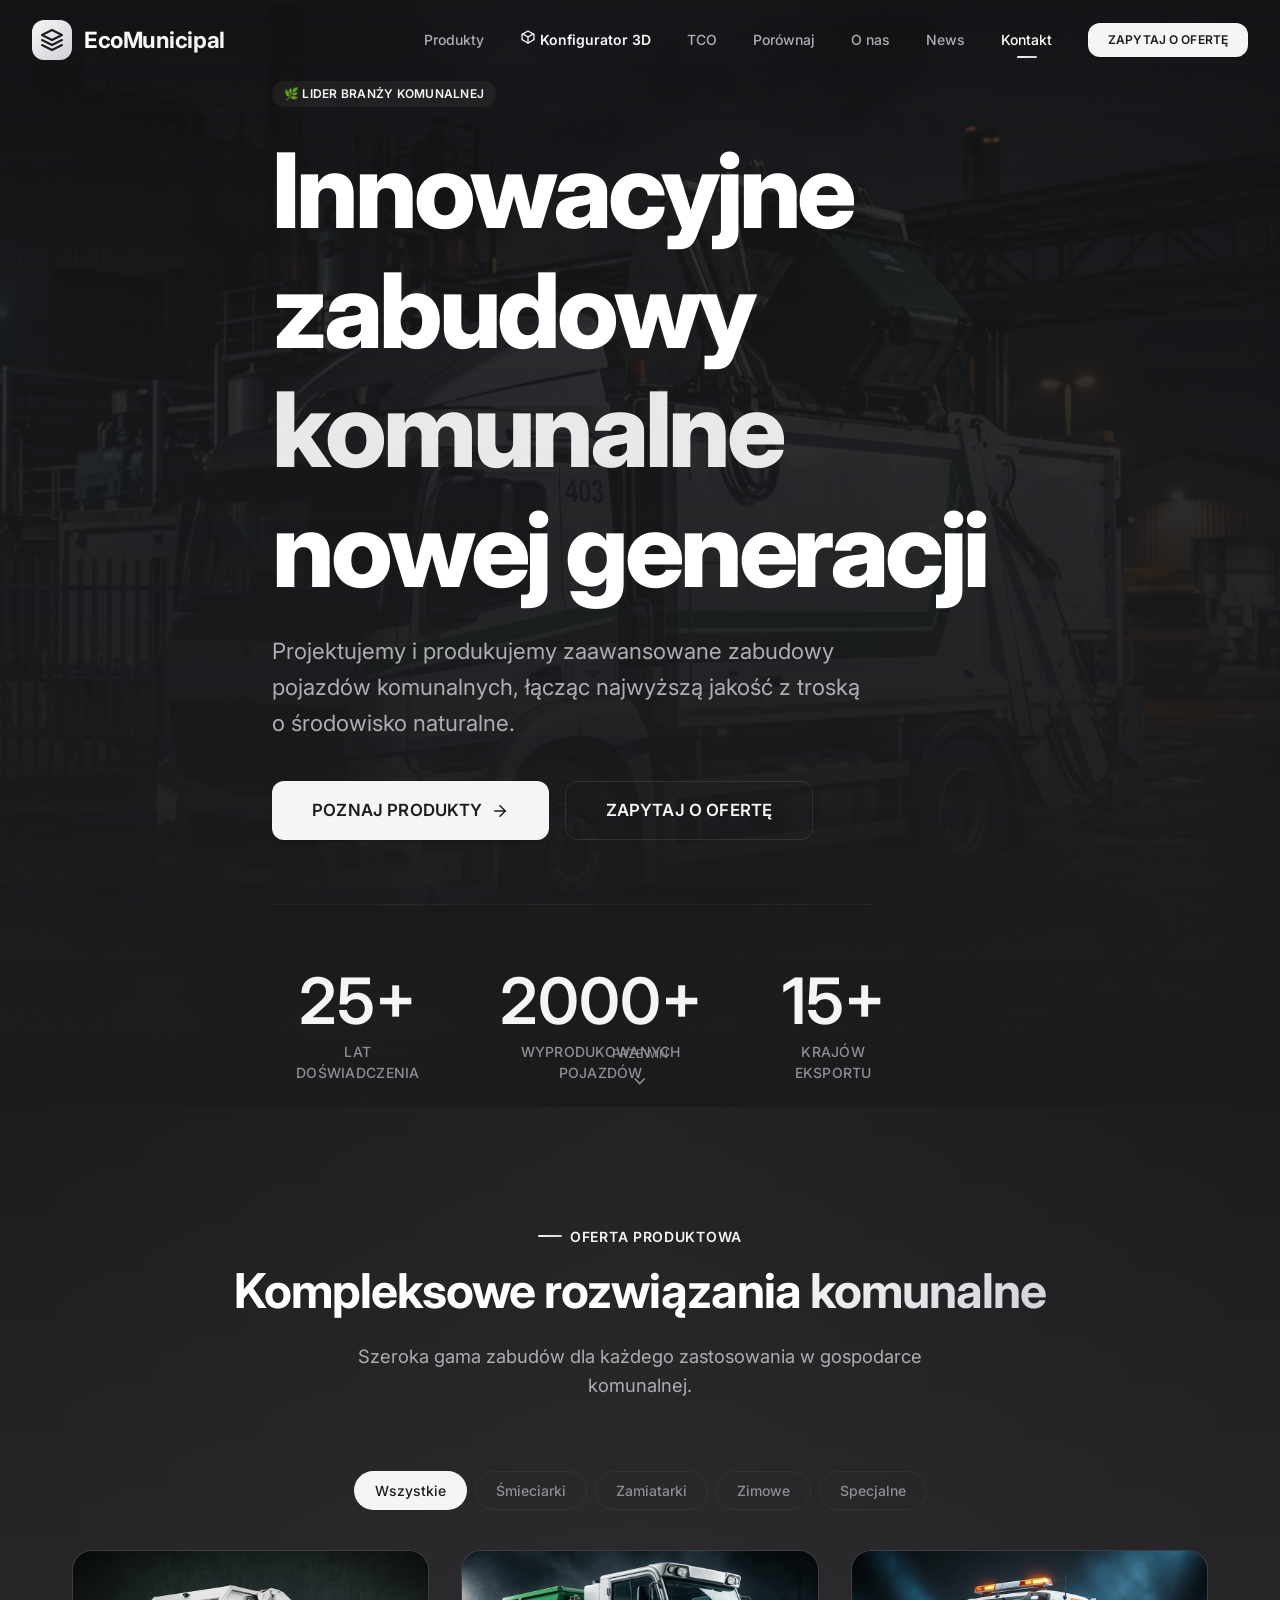
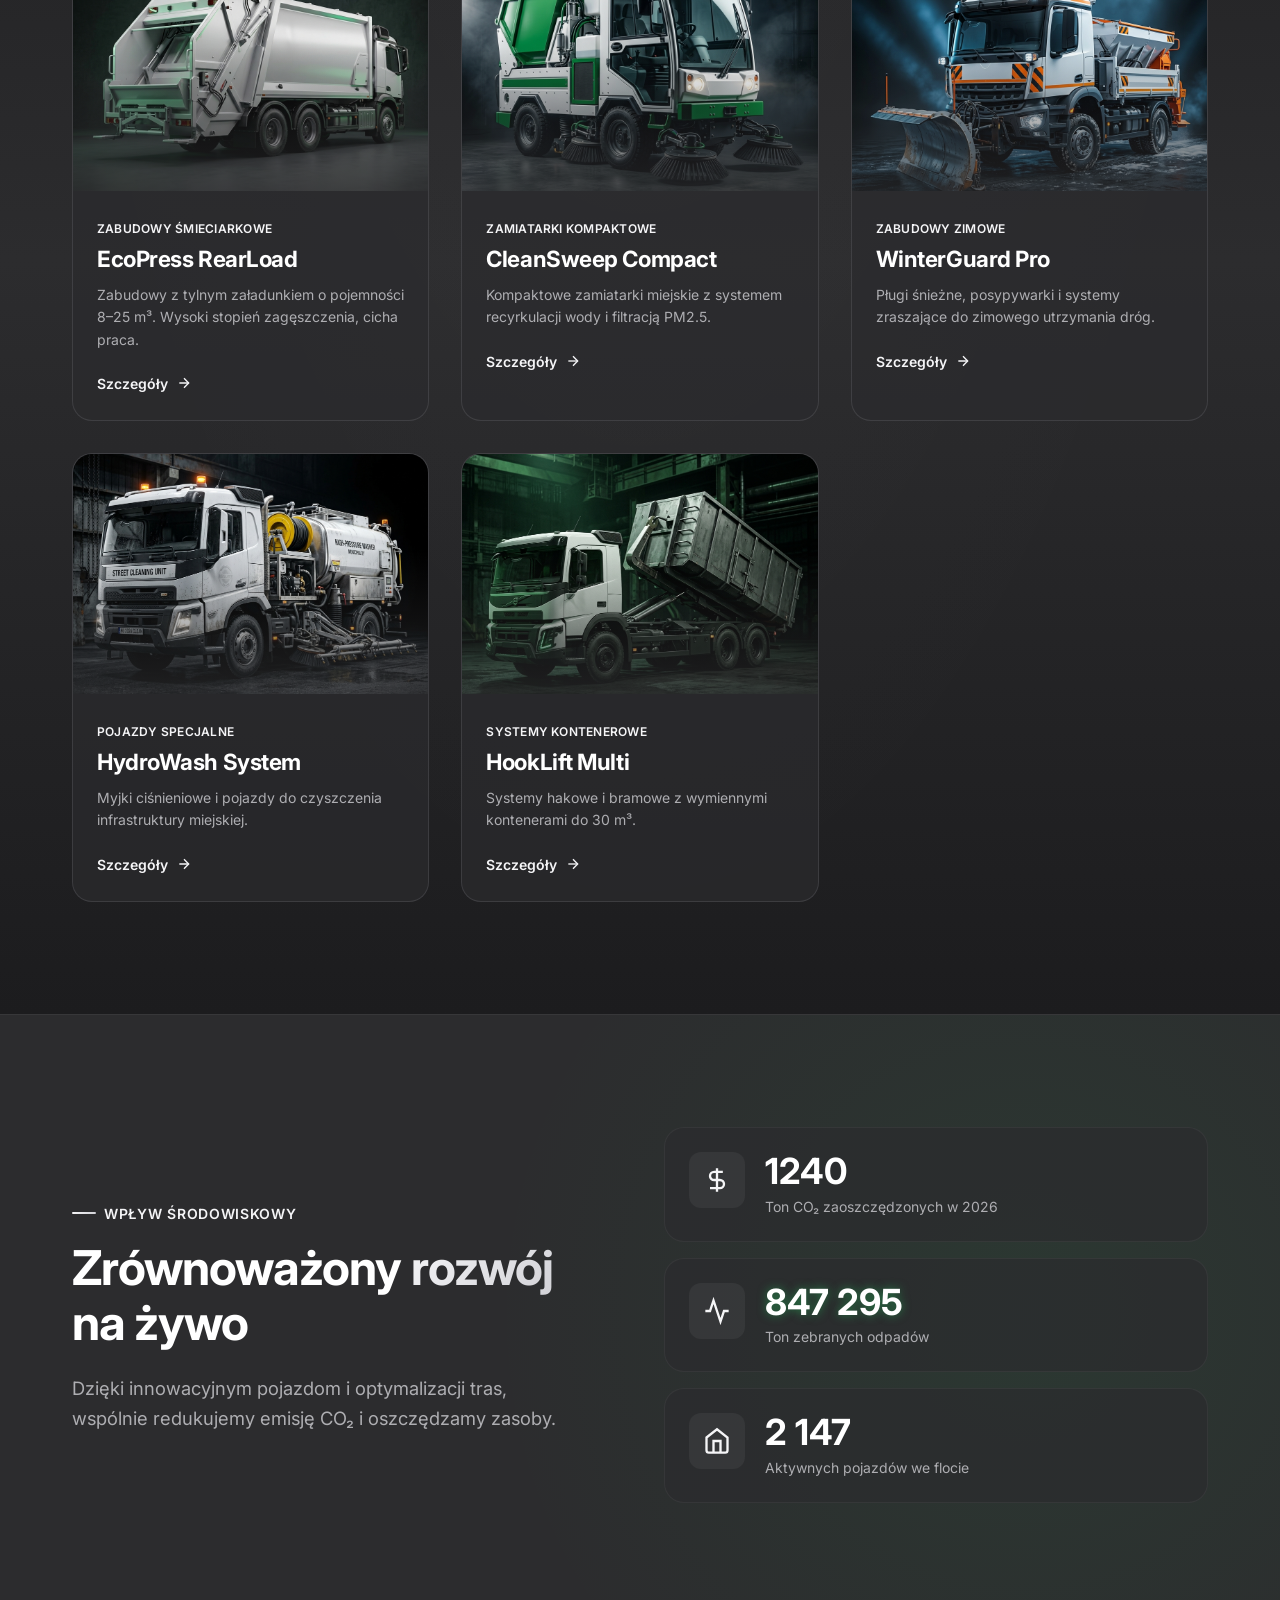
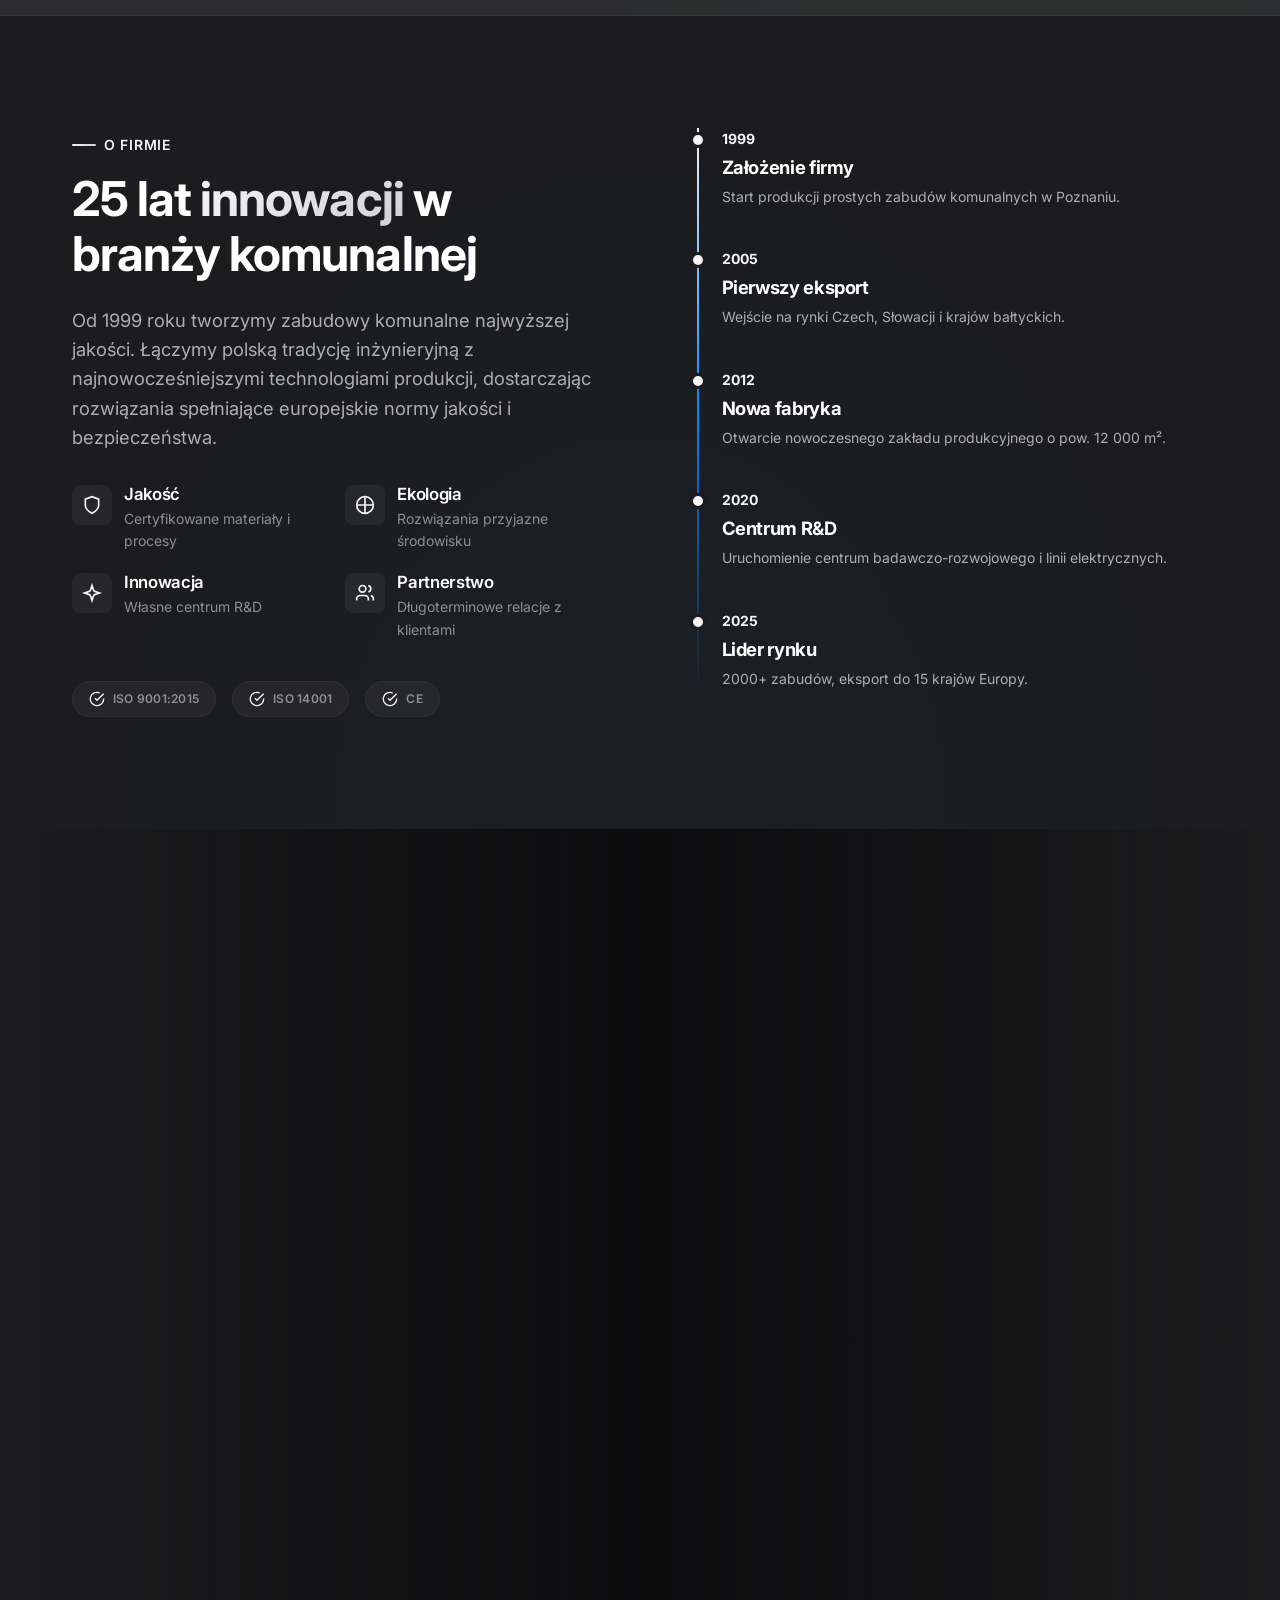
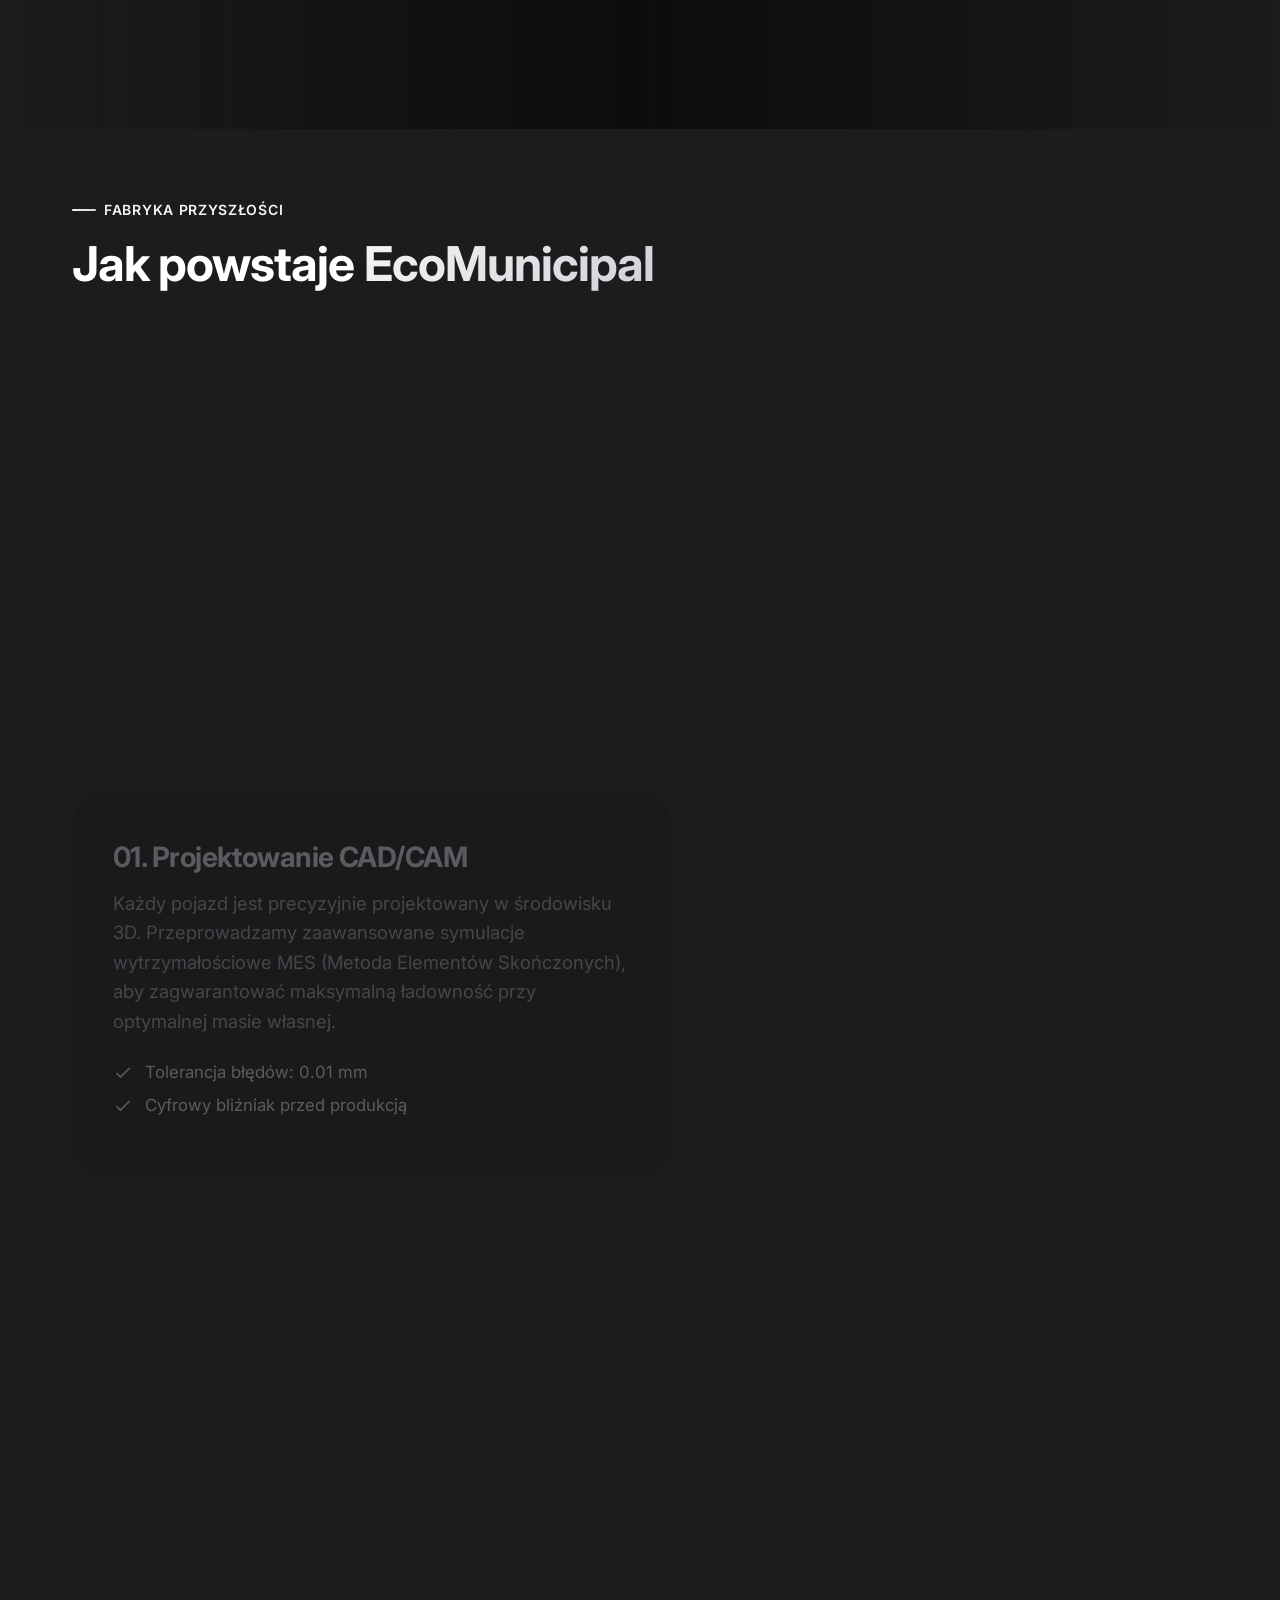
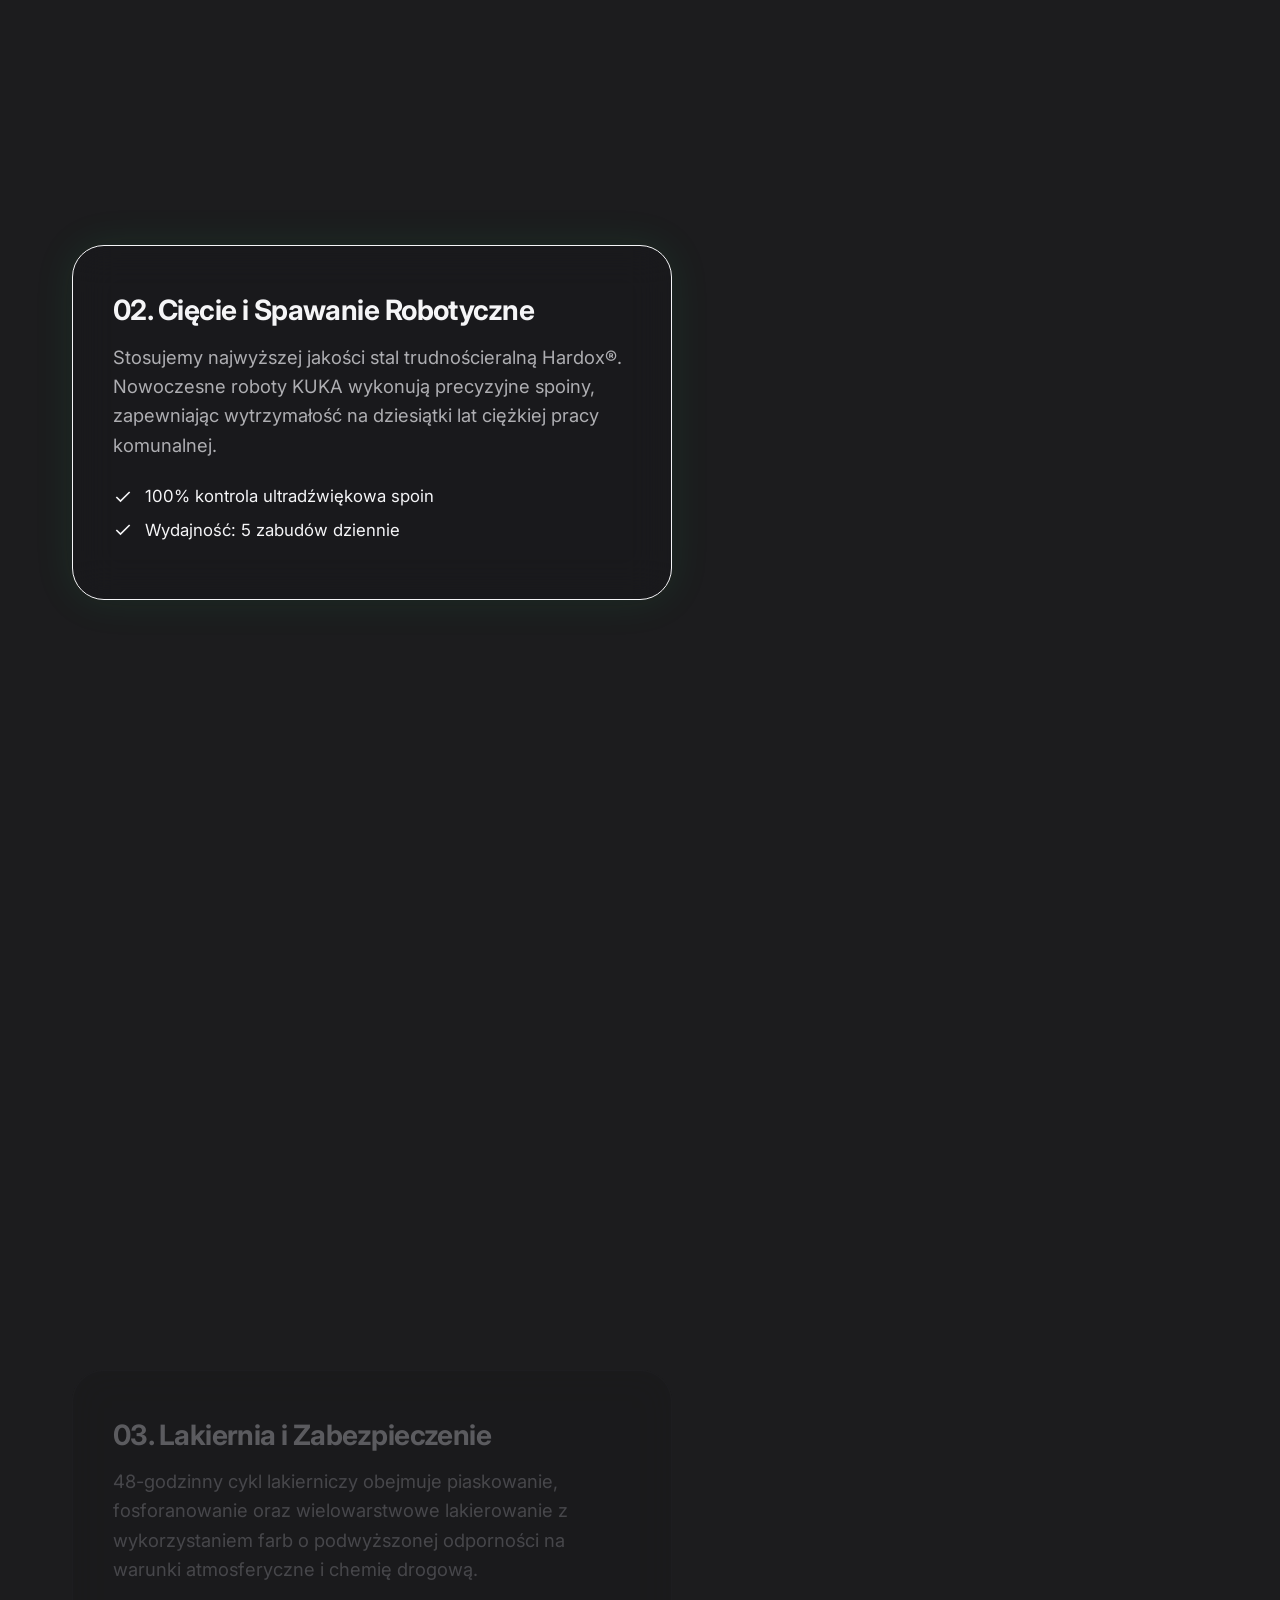
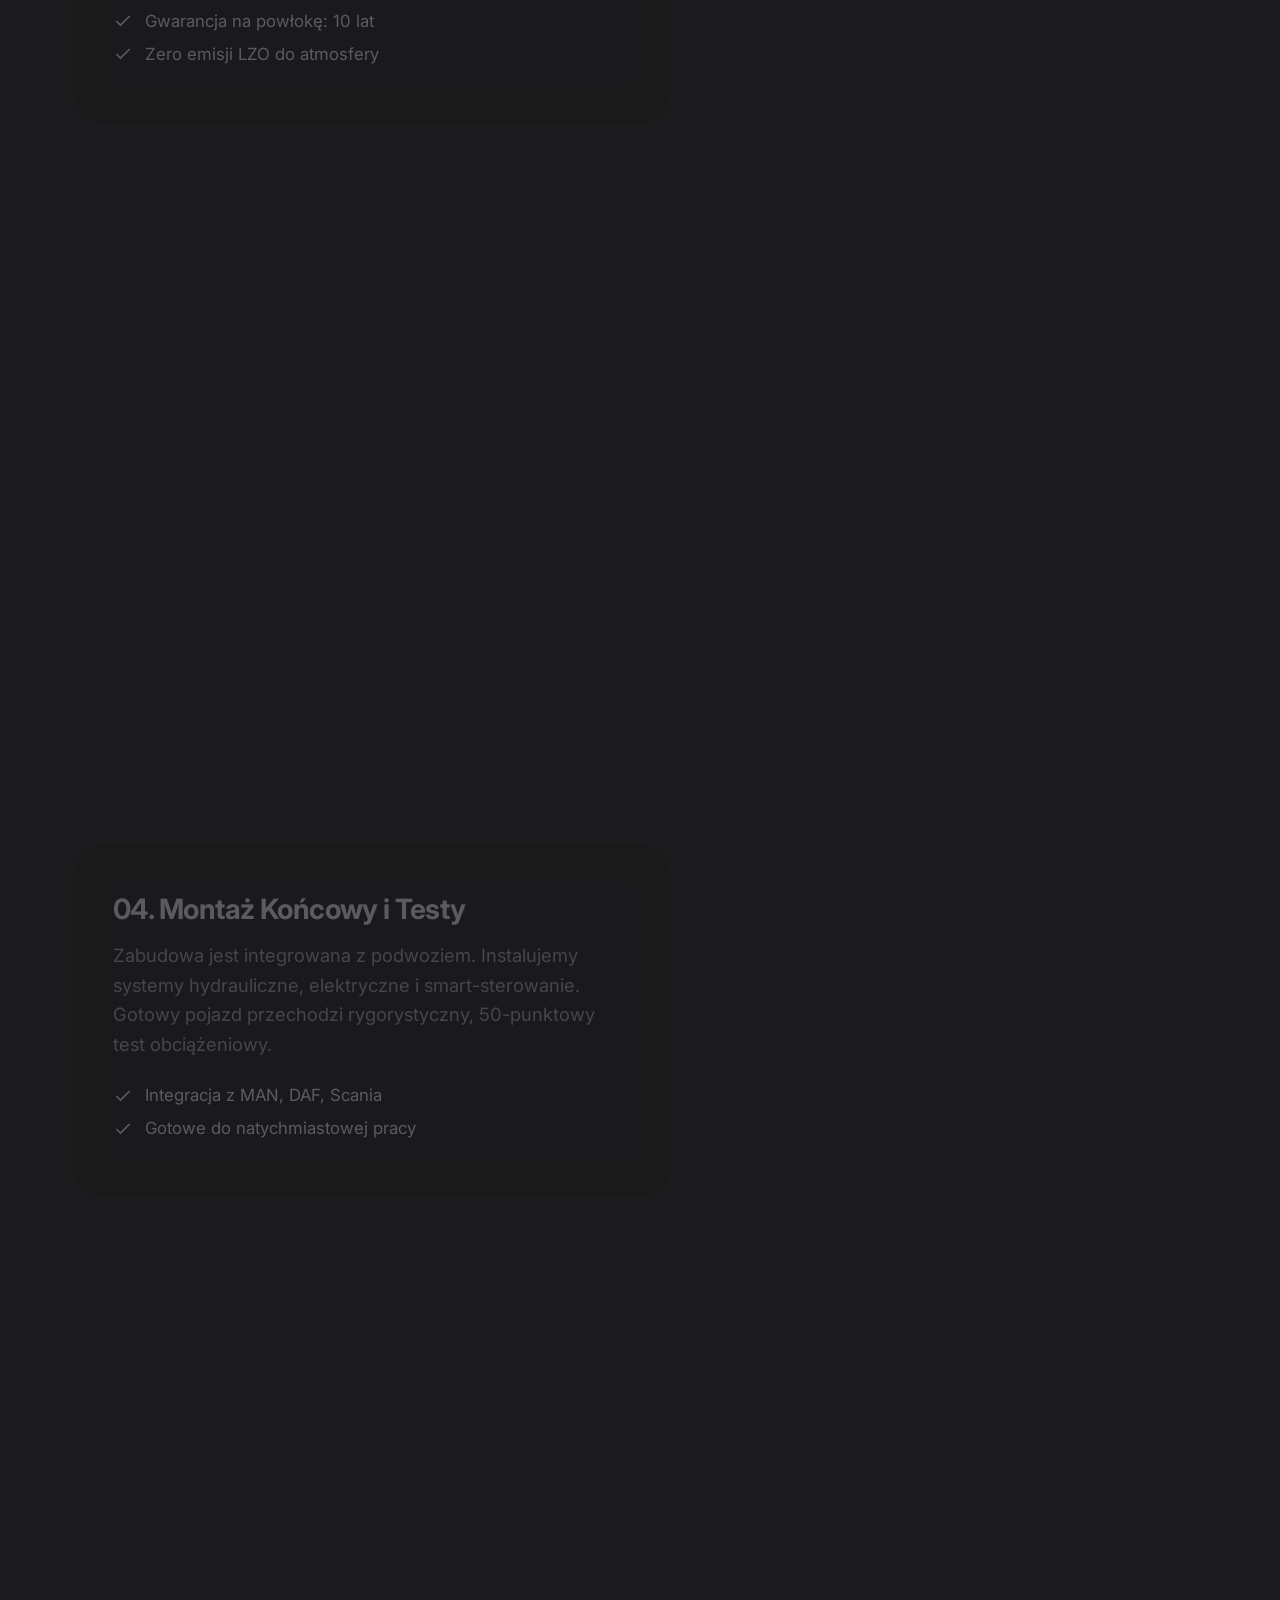
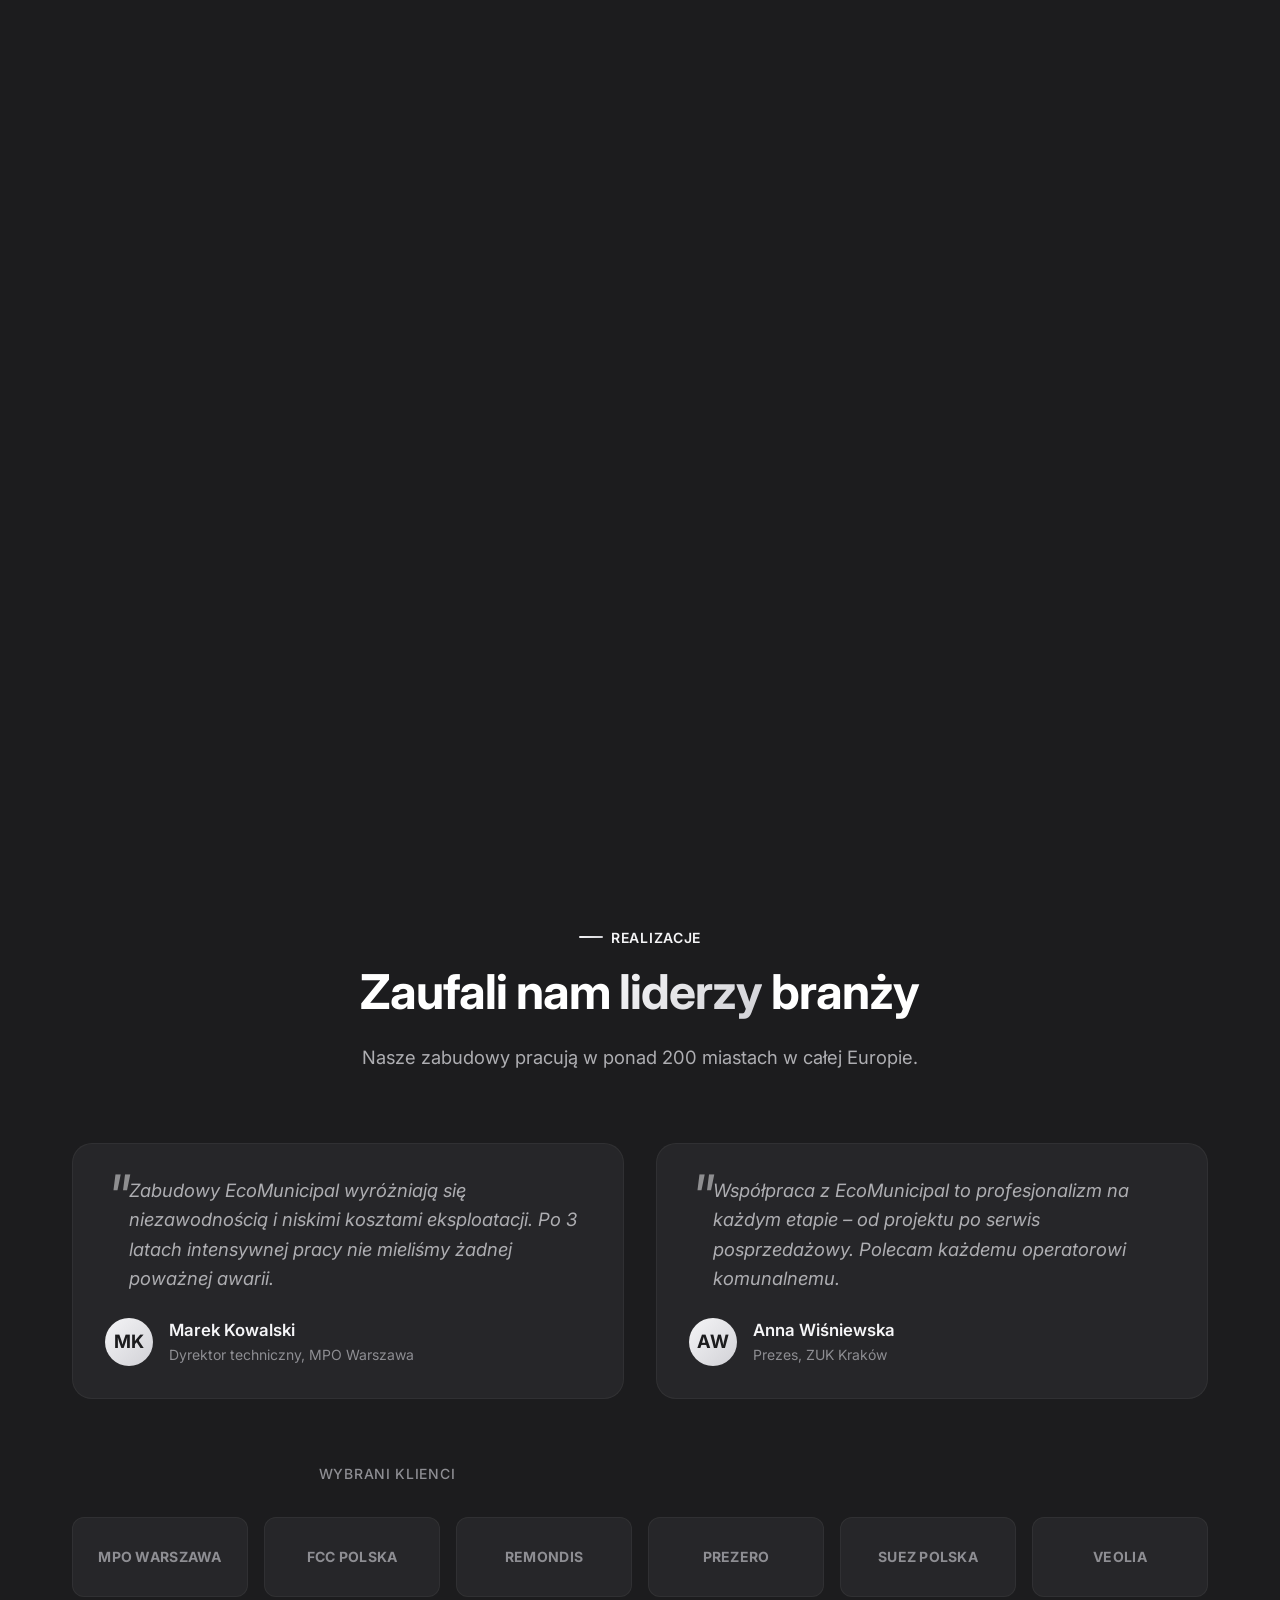
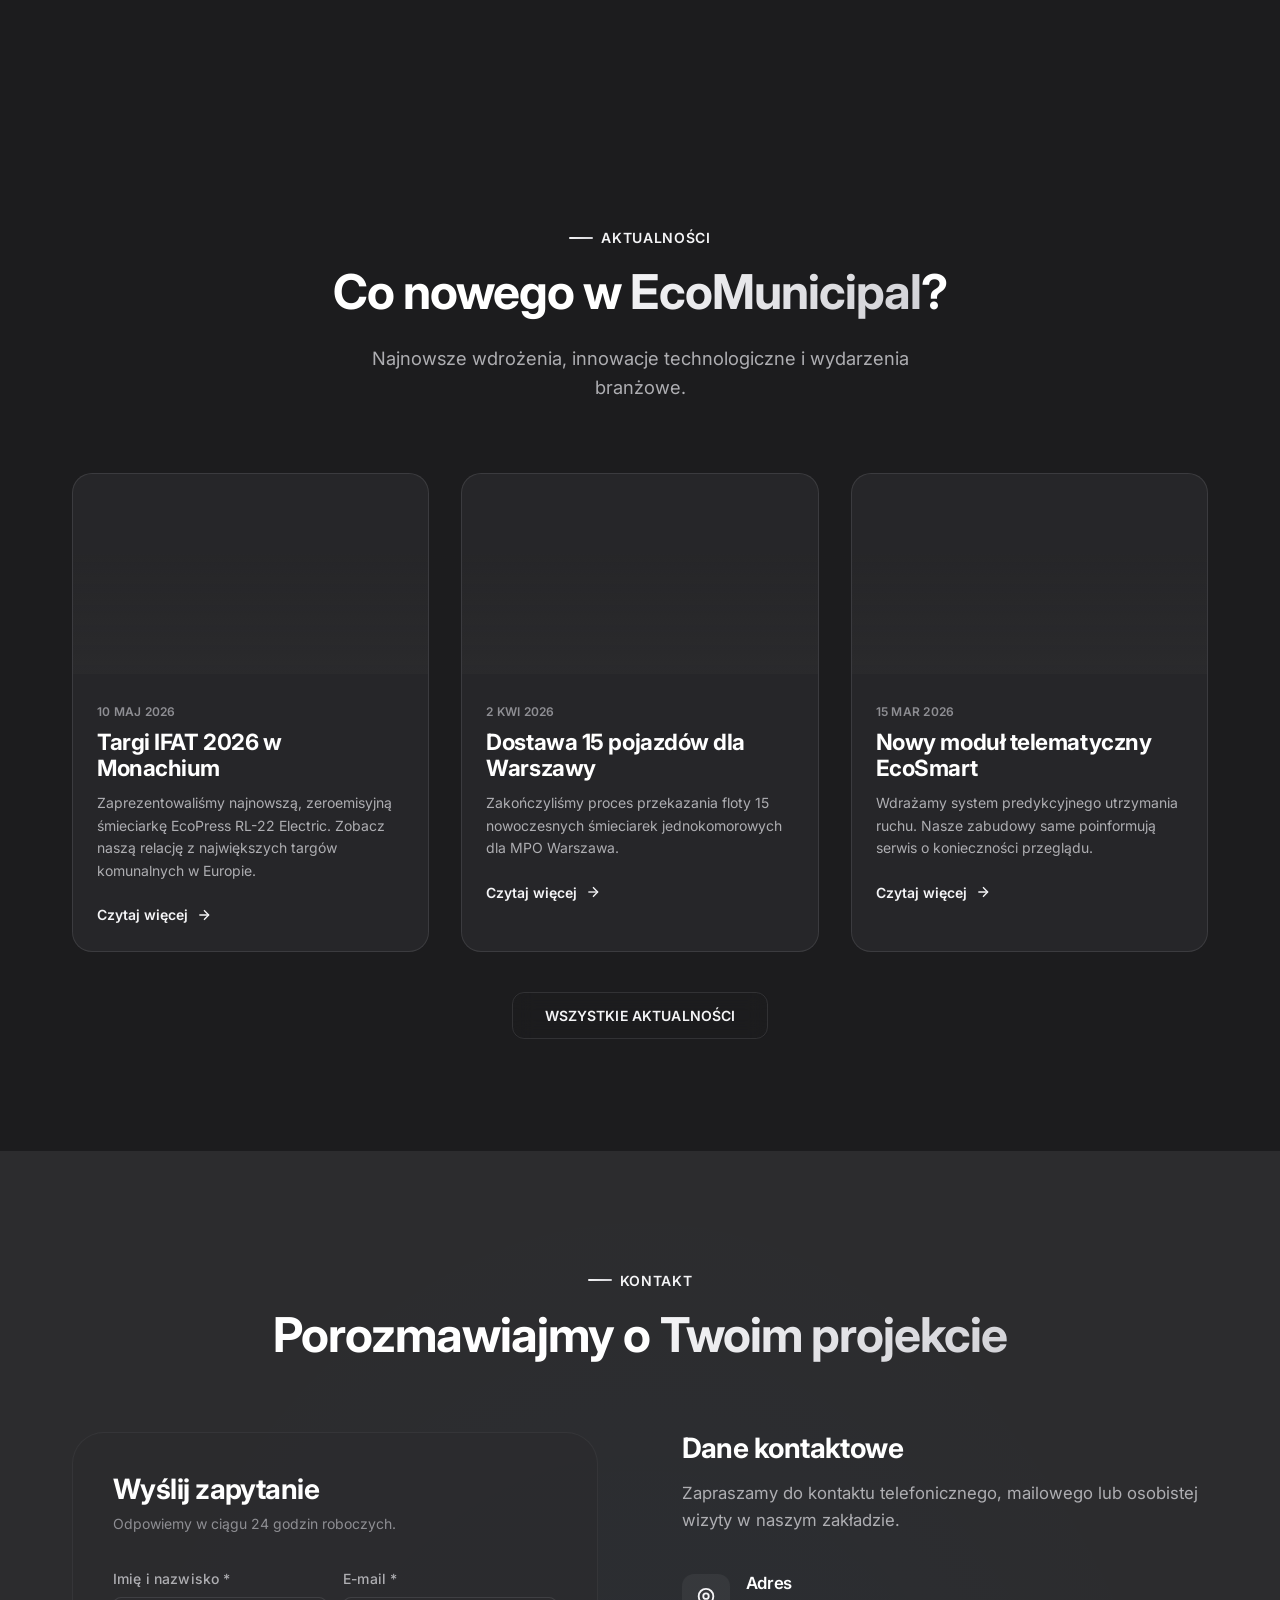
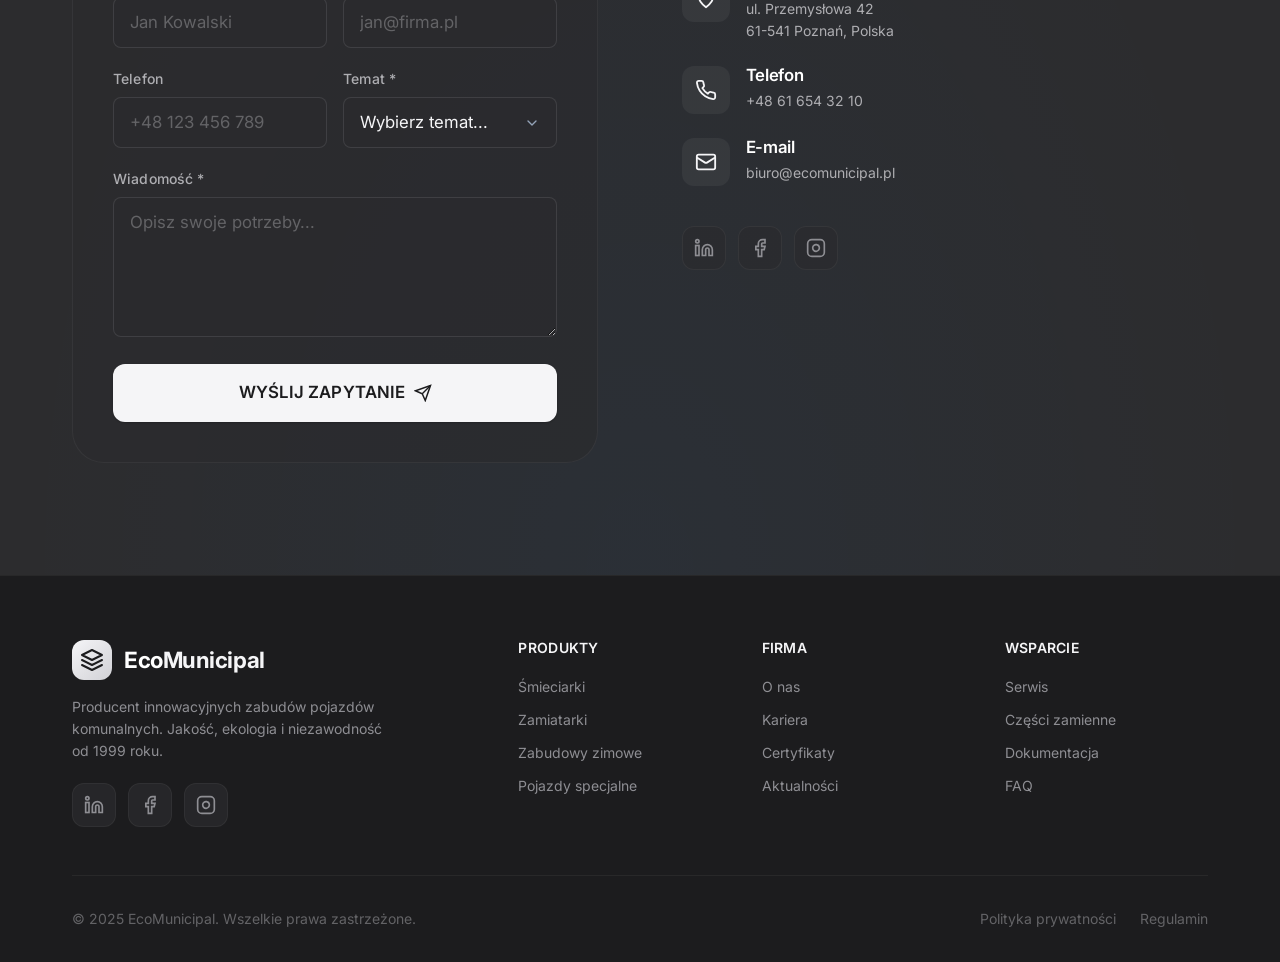
<file: index.html>
<!DOCTYPE html>
<html lang="pl">
<head>
  <meta charset="UTF-8">
  <meta name="viewport" content="width=device-width, initial-scale=1.0">
  <title>EcoMunicipal – Innowacyjne Zabudowy Komunalne</title>
  <meta name="description" content="Producent nowoczesnych zabudów pojazdów komunalnych. Śmieciarki, zamiatarki, pojazdy zimowe i specjalne.">
  <link rel="preconnect" href="https://fonts.googleapis.com">
  <link href="https://fonts.googleapis.com/css2?family=Inter:wght@300;400;500;600;700&family=Outfit:wght@400;500;600;700;800&display=swap" rel="stylesheet">
  <link rel="stylesheet" href="styles/variables.css">
  <link rel="stylesheet" href="styles/base.css">
  <link rel="stylesheet" href="styles/components.css">
  <link rel="stylesheet" href="styles/sections.css">
  <link rel="stylesheet" href="styles/sections-part2.css">
  <link rel="stylesheet" href="styles/animations.css">
</head>
<body>
  <div class="scroll-progress" id="scroll-progress"></div>

  <!-- HEADER -->
  <header class="header" id="header">
    <div class="header__inner">
      <a href="#" class="header__logo">
        <div class="header__logo-icon">
          <svg viewBox="0 0 24 24" fill="none" stroke="currentColor" stroke-width="2" stroke-linecap="round" stroke-linejoin="round"><path d="M12 2L2 7l10 5 10-5-10-5z"/><path d="M2 17l10 5 10-5"/><path d="M2 12l10 5 10-5"/></svg>
        </div>
        <span class="header__logo-text">Eco<span>Municipal</span></span>
      </a>
      <nav class="header__nav" id="main-nav">
        <a href="#produkty" class="header__nav-link">Produkty</a>
        <a href="configurator.html" class="header__nav-link" style="color:var(--color-accent-primary); font-weight:600;"><svg viewBox="0 0 24 24" fill="none" stroke="currentColor" stroke-width="2" width="16" height="16" style="display:inline; margin-right:4px;"><path d="m21 16-9 5-9-5V8l9-5 9 5z"/><path d="m3.27 6.96 8.73 5.05 8.73-5.05"/><path d="M12 22V12"/></svg>Konfigurator 3D</a>
        <a href="calculator.html" class="header__nav-link">TCO</a>
        <a href="compare.html" class="header__nav-link">Porównaj</a>
        <a href="#o-nas" class="header__nav-link">O nas</a>
        <a href="#aktualnosci" class="header__nav-link">News</a>
        <a href="#kontakt" class="header__nav-link">Kontakt</a>
        <a href="#kontakt" class="btn btn--primary btn--sm header__cta">Zapytaj o ofertę</a>
      </nav>
      <button class="header__menu-toggle" id="menu-toggle" aria-label="Menu"><span></span><span></span><span></span></button>
    </div>
  </header>

  <!-- HERO -->
  <section class="hero" id="hero">
    <canvas class="hero__canvas" id="hero-particles"></canvas>
    <div class="hero__bg">
      <img src="assets/images/hero-bg.png" alt="Pojazd komunalny" loading="eager">
      <div class="hero__bg-overlay"></div>
    </div>
    <div class="hero__bg-glow"></div>
    <div class="container hero__content">
      <div class="hero__badge"><span class="badge badge--green">🌿 Lider branży komunalnej</span></div>
      <h1 class="hero__title">Innowacyjne zabudowy <span>komunalne</span> nowej generacji</h1>
      <p class="hero__subtitle">Projektujemy i produkujemy zaawansowane zabudowy pojazdów komunalnych, łącząc najwyższą jakość z troską o środowisko naturalne.</p>
      <div class="hero__actions">
        <a href="#produkty" class="btn btn--primary btn--lg">Poznaj produkty <svg viewBox="0 0 24 24" fill="none" stroke="currentColor" stroke-width="2" stroke-linecap="round" stroke-linejoin="round" width="18" height="18"><path d="M5 12h14"/><path d="m12 5 7 7-7 7"/></svg></a>
        <a href="#kontakt" class="btn btn--outline btn--lg">Zapytaj o ofertę</a>
      </div>
      <div class="hero__stats">
        <div class="stat-card"><div class="stat-card__number" data-counter="25" data-suffix="+">0</div><div class="stat-card__label">Lat doświadczenia</div></div>
        <div class="stat-card"><div class="stat-card__number" data-counter="2000" data-suffix="+">0</div><div class="stat-card__label">Wyprodukowanych pojazdów</div></div>
        <div class="stat-card"><div class="stat-card__number" data-counter="15" data-suffix="+">0</div><div class="stat-card__label">Krajów eksportu</div></div>
      </div>
    </div>
    <div class="hero__scroll-indicator"><span>Przewiń</span><svg viewBox="0 0 24 24" fill="none" stroke="currentColor" stroke-width="2"><path d="m6 9 6 6 6-6"/></svg></div>
  </section>

  <!-- PRODUCTS -->
  <section class="section products" id="produkty">
    <div class="container">
      <div class="section__header animate">
        <div class="section__label">Oferta produktowa</div>
        <h2 class="section__title">Kompleksowe rozwiązania <span>komunalne</span></h2>
        <p class="section__description">Szeroka gama zabudów dla każdego zastosowania w gospodarce komunalnej.</p>
      </div>
      <div class="tabs animate">
        <button class="tab-btn active" data-filter="all">Wszystkie</button>
        <button class="tab-btn" data-filter="refuse">Śmieciarki</button>
        <button class="tab-btn" data-filter="sweeper">Zamiatarki</button>
        <button class="tab-btn" data-filter="winter">Zimowe</button>
        <button class="tab-btn" data-filter="special">Specjalne</button>
      </div>
      <div class="products__grid animate--stagger">
        <article class="product-card" data-category="refuse">
          <div class="product-card__image"><img src="assets/images/product-refuse.png" alt="Zabudowa śmieciarkowa" loading="lazy"></div>
          <div class="product-card__body">
            <span class="product-card__category">Zabudowy śmieciarkowe</span>
            <h3 class="product-card__title">EcoPress RearLoad</h3>
            <p class="product-card__description">Zabudowy z tylnym załadunkiem o pojemności 8–25 m³. Wysoki stopień zagęszczenia, cicha praca.</p>
            <a href="#" class="product-card__link">Szczegóły <svg viewBox="0 0 24 24" fill="none" stroke="currentColor" stroke-width="2"><path d="M5 12h14"/><path d="m12 5 7 7-7 7"/></svg></a>
          </div>
        </article>
        <article class="product-card" data-category="sweeper">
          <div class="product-card__image"><img src="assets/images/product-sweeper.png" alt="Zamiatarka" loading="lazy"></div>
          <div class="product-card__body">
            <span class="product-card__category">Zamiatarki kompaktowe</span>
            <h3 class="product-card__title">CleanSweep Compact</h3>
            <p class="product-card__description">Kompaktowe zamiatarki miejskie z systemem recyrkulacji wody i filtracją PM2.5.</p>
            <a href="#" class="product-card__link">Szczegóły <svg viewBox="0 0 24 24" fill="none" stroke="currentColor" stroke-width="2"><path d="M5 12h14"/><path d="m12 5 7 7-7 7"/></svg></a>
          </div>
        </article>
        <article class="product-card" data-category="winter">
          <div class="product-card__image"><img src="assets/images/product-winter.png" alt="Zabudowa zimowa" loading="lazy"></div>
          <div class="product-card__body">
            <span class="product-card__category">Zabudowy zimowe</span>
            <h3 class="product-card__title">WinterGuard Pro</h3>
            <p class="product-card__description">Pługi śnieżne, posypywarki i systemy zraszające do zimowego utrzymania dróg.</p>
            <a href="#" class="product-card__link">Szczegóły <svg viewBox="0 0 24 24" fill="none" stroke="currentColor" stroke-width="2"><path d="M5 12h14"/><path d="m12 5 7 7-7 7"/></svg></a>
          </div>
        </article>
        <article class="product-card" data-category="special">
          <div class="product-card__image"><img src="assets/images/product-special.png" alt="Pojazd specjalny" loading="lazy"></div>
          <div class="product-card__body">
            <span class="product-card__category">Pojazdy specjalne</span>
            <h3 class="product-card__title">HydroWash System</h3>
            <p class="product-card__description">Myjki ciśnieniowe i pojazdy do czyszczenia infrastruktury miejskiej.</p>
            <a href="#" class="product-card__link">Szczegóły <svg viewBox="0 0 24 24" fill="none" stroke="currentColor" stroke-width="2"><path d="M5 12h14"/><path d="m12 5 7 7-7 7"/></svg></a>
          </div>
        </article>
        <article class="product-card" data-category="refuse">
          <div class="product-card__image"><img src="assets/images/product-container.png" alt="System kontenerowy" loading="lazy"></div>
          <div class="product-card__body">
            <span class="product-card__category">Systemy kontenerowe</span>
            <h3 class="product-card__title">HookLift Multi</h3>
            <p class="product-card__description">Systemy hakowe i bramowe z wymiennymi kontenerami do 30 m³.</p>
            <a href="#" class="product-card__link">Szczegóły <svg viewBox="0 0 24 24" fill="none" stroke="currentColor" stroke-width="2"><path d="M5 12h14"/><path d="m12 5 7 7-7 7"/></svg></a>
          </div>
        </article>
      </div>
    </div>
  </section>

  <!-- ECO DASHBOARD -->
  <section class="section eco-dashboard" id="ekologia">
    <div class="container">
      <div class="eco-dashboard__inner animate">
        <div class="eco-dashboard__header">
          <div class="section__label section__label--green">Wpływ środowiskowy</div>
          <h2 class="section__title">Zrównoważony <span>rozwój</span> na żywo</h2>
          <p class="section__description">Dzięki innowacyjnym pojazdom i optymalizacji tras, wspólnie redukujemy emisję CO₂ i oszczędzamy zasoby.</p>
        </div>
        <div class="eco-dashboard__stats">
          <div class="eco-stat">
            <div class="eco-stat__icon"><svg viewBox="0 0 24 24" fill="none" stroke="currentColor" stroke-width="2"><path d="M12 2v20M17 5H9.5a3.5 3.5 0 0 0 0 7h5a3.5 3.5 0 0 1 0 7H6"/></svg></div>
            <div class="eco-stat__value" id="live-co2">1 240</div>
            <div class="eco-stat__label">Ton CO₂ zaoszczędzonych w 2026</div>
          </div>
          <div class="eco-stat">
            <div class="eco-stat__icon"><svg viewBox="0 0 24 24" fill="none" stroke="currentColor" stroke-width="2"><path d="M22 12h-4l-3 9L9 3l-3 9H2"/></svg></div>
            <div class="eco-stat__value" id="live-waste">847 293</div>
            <div class="eco-stat__label">Ton zebranych odpadów</div>
          </div>
          <div class="eco-stat">
            <div class="eco-stat__icon"><svg viewBox="0 0 24 24" fill="none" stroke="currentColor" stroke-width="2"><path d="M3 9l9-7 9 7v11a2 2 0 0 1-2 2H5a2 2 0 0 1-2-2z"/><polyline points="9 22 9 12 15 12 15 22"/></svg></div>
            <div class="eco-stat__value" id="live-fleet">2 147</div>
            <div class="eco-stat__label">Aktywnych pojazdów we flocie</div>
          </div>
        </div>
      </div>
    </div>
  </section>

  <!-- ABOUT -->
  <section class="section about" id="o-nas">
    <div class="container">
      <div class="about__grid">
        <div class="about__content animate--left">
          <div class="section__label">O firmie</div>
          <h2 class="section__title">25 lat <span>innowacji</span> w branży komunalnej</h2>
          <p class="about__text">Od 1999 roku tworzymy zabudowy komunalne najwyższej jakości. Łączymy polską tradycję inżynieryjną z najnowocześniejszymi technologiami produkcji, dostarczając rozwiązania spełniające europejskie normy jakości i bezpieczeństwa.</p>
          <div class="about__values">
            <div class="about__value">
              <div class="about__value-icon"><svg viewBox="0 0 24 24" fill="none" stroke="currentColor" stroke-width="2"><path d="M12 22s8-4 8-10V5l-8-3-8 3v7c0 6 8 10 8 10z"/></svg></div>
              <div><h4>Jakość</h4><p>Certyfikowane materiały i procesy</p></div>
            </div>
            <div class="about__value">
              <div class="about__value-icon"><svg viewBox="0 0 24 24" fill="none" stroke="currentColor" stroke-width="2"><path d="M12 2v20M2 12h20"/><circle cx="12" cy="12" r="10"/></svg></div>
              <div><h4>Ekologia</h4><p>Rozwiązania przyjazne środowisku</p></div>
            </div>
            <div class="about__value">
              <div class="about__value-icon"><svg viewBox="0 0 24 24" fill="none" stroke="currentColor" stroke-width="2"><path d="m12 3-1.9 5.8a2 2 0 0 1-1.3 1.3L3 12l5.8 1.9a2 2 0 0 1 1.3 1.3L12 21l1.9-5.8a2 2 0 0 1 1.3-1.3L21 12l-5.8-1.9a2 2 0 0 1-1.3-1.3Z"/></svg></div>
              <div><h4>Innowacja</h4><p>Własne centrum R&D</p></div>
            </div>
            <div class="about__value">
              <div class="about__value-icon"><svg viewBox="0 0 24 24" fill="none" stroke="currentColor" stroke-width="2"><path d="M16 21v-2a4 4 0 0 0-4-4H6a4 4 0 0 0-4 4v2"/><circle cx="9" cy="7" r="4"/><path d="M22 21v-2a4 4 0 0 0-3-3.87"/><path d="M16 3.13a4 4 0 0 1 0 7.75"/></svg></div>
              <div><h4>Partnerstwo</h4><p>Długoterminowe relacje z klientami</p></div>
            </div>
          </div>
          <div class="about__certs">
            <div class="about__cert"><svg viewBox="0 0 24 24" fill="none" stroke="currentColor" stroke-width="2"><path d="M22 11.08V12a10 10 0 1 1-5.93-9.14"/><path d="m9 11 3 3L22 4"/></svg> ISO 9001:2015</div>
            <div class="about__cert"><svg viewBox="0 0 24 24" fill="none" stroke="currentColor" stroke-width="2"><path d="M22 11.08V12a10 10 0 1 1-5.93-9.14"/><path d="m9 11 3 3L22 4"/></svg> ISO 14001</div>
            <div class="about__cert"><svg viewBox="0 0 24 24" fill="none" stroke="currentColor" stroke-width="2"><path d="M22 11.08V12a10 10 0 1 1-5.93-9.14"/><path d="m9 11 3 3L22 4"/></svg> CE</div>
          </div>
        </div>
        <div class="timeline animate--right">
          <div class="timeline__item"><div class="timeline__dot"></div><div class="timeline__year">1999</div><h4 class="timeline__title">Założenie firmy</h4><p class="timeline__text">Start produkcji prostych zabudów komunalnych w Poznaniu.</p></div>
          <div class="timeline__item"><div class="timeline__dot"></div><div class="timeline__year">2005</div><h4 class="timeline__title">Pierwszy eksport</h4><p class="timeline__text">Wejście na rynki Czech, Słowacji i krajów bałtyckich.</p></div>
          <div class="timeline__item"><div class="timeline__dot"></div><div class="timeline__year">2012</div><h4 class="timeline__title">Nowa fabryka</h4><p class="timeline__text">Otwarcie nowoczesnego zakładu produkcyjnego o pow. 12 000 m².</p></div>
          <div class="timeline__item"><div class="timeline__dot"></div><div class="timeline__year">2020</div><h4 class="timeline__title">Centrum R&D</h4><p class="timeline__text">Uruchomienie centrum badawczo-rozwojowego i linii elektrycznych.</p></div>
          <div class="timeline__item"><div class="timeline__dot"></div><div class="timeline__year">2025</div><h4 class="timeline__title">Lider rynku</h4><p class="timeline__text">2000+ zabudów, eksport do 15 krajów Europy.</p></div>
        </div>
      </div>
    </div>
  </section>

  <!-- FACTORY SCROLLYTELLING -->
  <section class="factory-scrollytelling" id="technologia">
    <div class="factory-sticky">
      <div class="factory-media" id="factory-media">
        <div class="factory-media__layer active" style="background-image: url('https://images.unsplash.com/photo-1581091226825-a6a2a5aee158?auto=format&fit=crop&w=1920&q=80')"></div>
        <div class="factory-media__layer" style="background-image: url('https://images.unsplash.com/photo-1537462715879-360eeb61a0ad?auto=format&fit=crop&w=1920&q=80')"></div>
        <div class="factory-media__layer" style="background-image: url('https://images.unsplash.com/photo-1565439390119-94dbf0687f8b?auto=format&fit=crop&w=1920&q=80')"></div>
        <div class="factory-media__layer" style="background-image: url('https://images.unsplash.com/photo-1504917595217-d4dc5ebe6122?auto=format&fit=crop&w=1920&q=80')"></div>
      </div>
      <div class="factory-overlay"></div>
    </div>
    
    <div class="container factory-content">
      <div class="factory-header animate">
        <div class="section__label">Fabryka Przyszłości</div>
        <h2 class="section__title">Jak powstaje <span>EcoMunicipal</span></h2>
      </div>

      <div class="factory-steps">
        <div class="factory-step" data-step="0">
          <h3>01. Projektowanie CAD/CAM</h3>
          <p>Każdy pojazd jest precyzyjnie projektowany w środowisku 3D. Przeprowadzamy zaawansowane symulacje wytrzymałościowe MES (Metoda Elementów Skończonych), aby zagwarantować maksymalną ładowność przy optymalnej masie własnej.</p>
          <ul class="factory-step__list">
            <li><svg viewBox="0 0 24 24" fill="none" stroke="currentColor" stroke-width="2"><path d="M20 6 9 17l-5-5"/></svg> Tolerancja błędów: 0.01 mm</li>
            <li><svg viewBox="0 0 24 24" fill="none" stroke="currentColor" stroke-width="2"><path d="M20 6 9 17l-5-5"/></svg> Cyfrowy bliźniak przed produkcją</li>
          </ul>
        </div>
        <div class="factory-step" data-step="1">
          <h3>02. Cięcie i Spawanie Robotyczne</h3>
          <p>Stosujemy najwyższej jakości stal trudnościeralną Hardox®. Nowoczesne roboty KUKA wykonują precyzyjne spoiny, zapewniając wytrzymałość na dziesiątki lat ciężkiej pracy komunalnej.</p>
          <ul class="factory-step__list">
            <li><svg viewBox="0 0 24 24" fill="none" stroke="currentColor" stroke-width="2"><path d="M20 6 9 17l-5-5"/></svg> 100% kontrola ultradźwiękowa spoin</li>
            <li><svg viewBox="0 0 24 24" fill="none" stroke="currentColor" stroke-width="2"><path d="M20 6 9 17l-5-5"/></svg> Wydajność: 5 zabudów dziennie</li>
          </ul>
        </div>
        <div class="factory-step" data-step="2">
          <h3>03. Lakiernia i Zabezpieczenie</h3>
          <p>48-godzinny cykl lakierniczy obejmuje piaskowanie, fosforanowanie oraz wielowarstwowe lakierowanie z wykorzystaniem farb o podwyższonej odporności na warunki atmosferyczne i chemię drogową.</p>
          <ul class="factory-step__list">
            <li><svg viewBox="0 0 24 24" fill="none" stroke="currentColor" stroke-width="2"><path d="M20 6 9 17l-5-5"/></svg> Gwarancja na powłokę: 10 lat</li>
            <li><svg viewBox="0 0 24 24" fill="none" stroke="currentColor" stroke-width="2"><path d="M20 6 9 17l-5-5"/></svg> Zero emisji LZO do atmosfery</li>
          </ul>
        </div>
        <div class="factory-step" data-step="3">
          <h3>04. Montaż Końcowy i Testy</h3>
          <p>Zabudowa jest integrowana z podwoziem. Instalujemy systemy hydrauliczne, elektryczne i smart-sterowanie. Gotowy pojazd przechodzi rygorystyczny, 50-punktowy test obciążeniowy.</p>
          <ul class="factory-step__list">
            <li><svg viewBox="0 0 24 24" fill="none" stroke="currentColor" stroke-width="2"><path d="M20 6 9 17l-5-5"/></svg> Integracja z MAN, DAF, Scania</li>
            <li><svg viewBox="0 0 24 24" fill="none" stroke="currentColor" stroke-width="2"><path d="M20 6 9 17l-5-5"/></svg> Gotowe do natychmiastowej pracy</li>
          </ul>
        </div>
      </div>
    </div>
  </section>

  <!-- REFERENCES -->
  <section class="section references" id="realizacje">
    <div class="container">
      <div class="section__header animate">
        <div class="section__label">Realizacje</div>
        <h2 class="section__title">Zaufali nam <span>liderzy</span> branży</h2>
        <p class="section__description">Nasze zabudowy pracują w ponad 200 miastach w całej Europie.</p>
      </div>
      <div class="references__testimonials animate--stagger">
        <div class="testimonial-card">
          <p class="testimonial-card__quote">Zabudowy EcoMunicipal wyróżniają się niezawodnością i niskimi kosztami eksploatacji. Po 3 latach intensywnej pracy nie mieliśmy żadnej poważnej awarii.</p>
          <div class="testimonial-card__author"><div class="testimonial-card__avatar">MK</div><div><div class="testimonial-card__name">Marek Kowalski</div><div class="testimonial-card__role">Dyrektor techniczny, MPO Warszawa</div></div></div>
        </div>
        <div class="testimonial-card">
          <p class="testimonial-card__quote">Współpraca z EcoMunicipal to profesjonalizm na każdym etapie – od projektu po serwis posprzedażowy. Polecam każdemu operatorowi komunalnemu.</p>
          <div class="testimonial-card__author"><div class="testimonial-card__avatar">AW</div><div><div class="testimonial-card__name">Anna Wiśniewska</div><div class="testimonial-card__role">Prezes, ZUK Kraków</div></div></div>
        </div>
      </div>
      <div class="references__clients animate">
        <p class="references__clients-title">Wybrani klienci</p>
        <div class="logo-grid">
          <div class="logo-grid__item"><span>MPO Warszawa</span></div>
          <div class="logo-grid__item"><span>FCC Polska</span></div>
          <div class="logo-grid__item"><span>Remondis</span></div>
          <div class="logo-grid__item"><span>PreZero</span></div>
          <div class="logo-grid__item"><span>Suez Polska</span></div>
          <div class="logo-grid__item"><span>Veolia</span></div>
        </div>
      </div>
    </div>
  </section>

  <!-- NEWS -->
  <section class="section news" id="aktualnosci">
    <div class="container">
      <div class="section__header animate">
        <div class="section__label">Aktualności</div>
        <h2 class="section__title">Co nowego w <span>EcoMunicipal</span>?</h2>
        <p class="section__description">Najnowsze wdrożenia, innowacje technologiczne i wydarzenia branżowe.</p>
      </div>
      <div class="products__grid animate--stagger">
        <article class="product-card" style="cursor: pointer;">
          <div class="product-card__image" style="height: 200px; background: url('https://images.unsplash.com/photo-1518770660439-4636190af475?auto=format&fit=crop&w=800&q=80') center/cover;"></div>
          <div class="product-card__body">
            <span class="product-card__category" style="color:var(--color-text-tertiary);">10 Maj 2026</span>
            <h3 class="product-card__title">Targi IFAT 2026 w Monachium</h3>
            <p class="product-card__description">Zaprezentowaliśmy najnowszą, zeroemisyjną śmieciarkę EcoPress RL-22 Electric. Zobacz naszą relację z największych targów komunalnych w Europie.</p>
            <a href="#" class="product-card__link">Czytaj więcej <svg viewBox="0 0 24 24" fill="none" stroke="currentColor" stroke-width="2"><path d="M5 12h14"/><path d="m12 5 7 7-7 7"/></svg></a>
          </div>
        </article>
        <article class="product-card" style="cursor: pointer;">
          <div class="product-card__image" style="height: 200px; background: url('https://images.unsplash.com/photo-1605810230434-7631ac76ec81?auto=format&fit=crop&w=800&q=80') center/cover;"></div>
          <div class="product-card__body">
            <span class="product-card__category" style="color:var(--color-text-tertiary);">2 Kwi 2026</span>
            <h3 class="product-card__title">Dostawa 15 pojazdów dla Warszawy</h3>
            <p class="product-card__description">Zakończyliśmy proces przekazania floty 15 nowoczesnych śmieciarek jednokomorowych dla MPO Warszawa.</p>
            <a href="#" class="product-card__link">Czytaj więcej <svg viewBox="0 0 24 24" fill="none" stroke="currentColor" stroke-width="2"><path d="M5 12h14"/><path d="m12 5 7 7-7 7"/></svg></a>
          </div>
        </article>
        <article class="product-card" style="cursor: pointer;">
          <div class="product-card__image" style="height: 200px; background: url('https://images.unsplash.com/photo-1504328345606-18bbc8c9d7d1?auto=format&fit=crop&w=800&q=80') center/cover;"></div>
          <div class="product-card__body">
            <span class="product-card__category" style="color:var(--color-text-tertiary);">15 Mar 2026</span>
            <h3 class="product-card__title">Nowy moduł telematyczny EcoSmart</h3>
            <p class="product-card__description">Wdrażamy system predykcyjnego utrzymania ruchu. Nasze zabudowy same poinformują serwis o konieczności przeglądu.</p>
            <a href="#" class="product-card__link">Czytaj więcej <svg viewBox="0 0 24 24" fill="none" stroke="currentColor" stroke-width="2"><path d="M5 12h14"/><path d="m12 5 7 7-7 7"/></svg></a>
          </div>
        </article>
      </div>
      <div style="text-align:center; margin-top:var(--space-10)">
        <a href="#" class="btn btn--outline">Wszystkie aktualności</a>
      </div>
    </div>
  </section>

  <!-- CONTACT -->
  <section class="section contact" id="kontakt">
    <div class="container">
      <div class="section__header animate">
        <div class="section__label">Kontakt</div>
        <h2 class="section__title">Porozmawiajmy o <span>Twoim projekcie</span></h2>
      </div>
      <div class="contact__grid">
        <div class="contact__form-wrapper animate--left">
          <h3 class="contact__form-title">Wyślij zapytanie</h3>
          <p class="contact__form-subtitle">Odpowiemy w ciągu 24 godzin roboczych.</p>
          <form id="contact-form">
            <div class="contact__form-row">
              <div class="form-group"><label class="form-label" for="name">Imię i nazwisko *</label><input type="text" id="name" class="form-input" required placeholder="Jan Kowalski"><span class="form-error">Pole wymagane</span></div>
              <div class="form-group"><label class="form-label" for="email">E-mail *</label><input type="email" id="email" class="form-input" required placeholder="jan@firma.pl"><span class="form-error">Podaj poprawny e-mail</span></div>
            </div>
            <div class="contact__form-row">
              <div class="form-group"><label class="form-label" for="phone">Telefon</label><input type="tel" id="phone" class="form-input" placeholder="+48 123 456 789"></div>
              <div class="form-group"><label class="form-label" for="subject">Temat *</label><select id="subject" class="form-select" required><option value="">Wybierz temat...</option><option>Zabudowy śmieciarkowe</option><option>Zamiatarki</option><option>Zabudowy zimowe</option><option>Pojazdy specjalne</option><option>Serwis / Części</option><option>Inne</option></select><span class="form-error">Wybierz temat</span></div>
            </div>
            <div class="form-group"><label class="form-label" for="message">Wiadomość *</label><textarea id="message" class="form-textarea" required placeholder="Opisz swoje potrzeby..."></textarea><span class="form-error">Pole wymagane</span></div>
            <button type="submit" class="btn btn--primary btn--lg" style="width:100%">Wyślij zapytanie <svg viewBox="0 0 24 24" fill="none" stroke="currentColor" stroke-width="2" width="18" height="18"><path d="M22 2 11 13"/><path d="m22 2-7 20-4-9-9-4z"/></svg></button>
          </form>
          <div class="form-success"><div class="form-success__icon"><svg viewBox="0 0 24 24" fill="none" stroke="currentColor" stroke-width="2"><path d="M22 11.08V12a10 10 0 1 1-5.93-9.14"/><path d="m9 11 3 3L22 4"/></svg></div><h3>Wiadomość wysłana!</h3><p>Dziękujemy za kontakt. Odpowiemy najszybciej jak to możliwe.</p></div>
        </div>
        <div class="contact__info animate--right">
          <h3 class="contact__info-title">Dane kontaktowe</h3>
          <p class="contact__info-text">Zapraszamy do kontaktu telefonicznego, mailowego lub osobistej wizyty w naszym zakładzie.</p>
          <div class="contact__details">
            <div class="contact__detail"><div class="contact__detail-icon"><svg viewBox="0 0 24 24" fill="none" stroke="currentColor" stroke-width="2"><path d="M20 10c0 6-8 12-8 12s-8-6-8-12a8 8 0 0 1 16 0Z"/><circle cx="12" cy="10" r="3"/></svg></div><div><h4>Adres</h4><p>ul. Przemysłowa 42<br>61-541 Poznań, Polska</p></div></div>
            <div class="contact__detail"><div class="contact__detail-icon"><svg viewBox="0 0 24 24" fill="none" stroke="currentColor" stroke-width="2"><path d="M22 16.92v3a2 2 0 0 1-2.18 2 19.79 19.79 0 0 1-8.63-3.07 19.5 19.5 0 0 1-6-6 19.79 19.79 0 0 1-3.07-8.67A2 2 0 0 1 4.11 2h3a2 2 0 0 1 2 1.72c.127.96.361 1.903.7 2.81a2 2 0 0 1-.45 2.11L8.09 9.91a16 16 0 0 0 6 6l1.27-1.27a2 2 0 0 1 2.11-.45c.907.339 1.85.573 2.81.7A2 2 0 0 1 22 16.92z"/></svg></div><div><h4>Telefon</h4><p><a href="tel:+48616543210">+48 61 654 32 10</a></p></div></div>
            <div class="contact__detail"><div class="contact__detail-icon"><svg viewBox="0 0 24 24" fill="none" stroke="currentColor" stroke-width="2"><rect width="20" height="16" x="2" y="4" rx="2"/><path d="m22 7-8.97 5.7a1.94 1.94 0 0 1-2.06 0L2 7"/></svg></div><div><h4>E-mail</h4><p><a href="mailto:biuro@ecomunicipal.pl">biuro@ecomunicipal.pl</a></p></div></div>
          </div>
          <div class="contact__social">
            <a href="#" class="contact__social-link" aria-label="LinkedIn"><svg viewBox="0 0 24 24" fill="none" stroke="currentColor" stroke-width="2"><path d="M16 8a6 6 0 0 1 6 6v7h-4v-7a2 2 0 0 0-2-2 2 2 0 0 0-2 2v7h-4v-7a6 6 0 0 1 6-6z"/><rect x="2" y="9" width="4" height="12"/><circle cx="4" cy="4" r="2"/></svg></a>
            <a href="#" class="contact__social-link" aria-label="Facebook"><svg viewBox="0 0 24 24" fill="none" stroke="currentColor" stroke-width="2"><path d="M18 2h-3a5 5 0 0 0-5 5v3H7v4h3v8h4v-8h3l1-4h-4V7a1 1 0 0 1 1-1h3z"/></svg></a>
            <a href="#" class="contact__social-link" aria-label="Instagram"><svg viewBox="0 0 24 24" fill="none" stroke="currentColor" stroke-width="2"><rect x="2" y="2" width="20" height="20" rx="5" ry="5"/><path d="M16 11.37A4 4 0 1 1 12.63 8 4 4 0 0 1 16 11.37z"/><line x1="17.5" y1="6.5" x2="17.51" y2="6.5"/></svg></a>
          </div>
        </div>
      </div>
    </div>
  </section>

  <!-- FOOTER -->
  <footer class="footer">
    <div class="container">
      <div class="footer__grid">
        <div class="footer__brand">
          <a href="#" class="header__logo"><div class="header__logo-icon"><svg viewBox="0 0 24 24" fill="none" stroke="currentColor" stroke-width="2" stroke-linecap="round" stroke-linejoin="round"><path d="M12 2L2 7l10 5 10-5-10-5z"/><path d="M2 17l10 5 10-5"/><path d="M2 12l10 5 10-5"/></svg></div><span class="header__logo-text">Eco<span>Municipal</span></span></a>
          <p>Producent innowacyjnych zabudów pojazdów komunalnych. Jakość, ekologia i niezawodność od 1999 roku.</p>
          <div class="contact__social" style="margin-top: 20px;">
            <a href="#" class="contact__social-link" aria-label="LinkedIn"><svg viewBox="0 0 24 24" fill="none" stroke="currentColor" stroke-width="2"><path d="M16 8a6 6 0 0 1 6 6v7h-4v-7a2 2 0 0 0-2-2 2 2 0 0 0-2 2v7h-4v-7a6 6 0 0 1 6-6z"/><rect x="2" y="9" width="4" height="12"/><circle cx="4" cy="4" r="2"/></svg></a>
            <a href="#" class="contact__social-link" aria-label="Facebook"><svg viewBox="0 0 24 24" fill="none" stroke="currentColor" stroke-width="2"><path d="M18 2h-3a5 5 0 0 0-5 5v3H7v4h3v8h4v-8h3l1-4h-4V7a1 1 0 0 1 1-1h3z"/></svg></a>
            <a href="#" class="contact__social-link" aria-label="Instagram"><svg viewBox="0 0 24 24" fill="none" stroke="currentColor" stroke-width="2"><rect x="2" y="2" width="20" height="20" rx="5" ry="5"/><path d="M16 11.37A4 4 0 1 1 12.63 8 4 4 0 0 1 16 11.37z"/><line x1="17.5" y1="6.5" x2="17.51" y2="6.5"/></svg></a>
          </div>
        </div>
        <div><h4 class="footer__heading">Produkty</h4><nav class="footer__links"><a href="#" class="footer__link">Śmieciarki</a><a href="#" class="footer__link">Zamiatarki</a><a href="#" class="footer__link">Zabudowy zimowe</a><a href="#" class="footer__link">Pojazdy specjalne</a></nav></div>
        <div><h4 class="footer__heading">Firma</h4><nav class="footer__links"><a href="#" class="footer__link">O nas</a><a href="#" class="footer__link">Kariera</a><a href="#" class="footer__link">Certyfikaty</a><a href="#" class="footer__link">Aktualności</a></nav></div>
        <div><h4 class="footer__heading">Wsparcie</h4><nav class="footer__links"><a href="#" class="footer__link">Serwis</a><a href="#" class="footer__link">Części zamienne</a><a href="#" class="footer__link">Dokumentacja</a><a href="#" class="footer__link">FAQ</a></nav></div>
      </div>
      <div class="footer__bottom">
        <p class="footer__copyright">&copy; 2025 EcoMunicipal. Wszelkie prawa zastrzeżone.</p>
        <div class="footer__legal"><a href="#">Polityka prywatności</a><a href="#">Regulamin</a></div>
      </div>
    </div>
  </footer>

  <script src="js/main.js"></script>
</body>
</html>
</file>
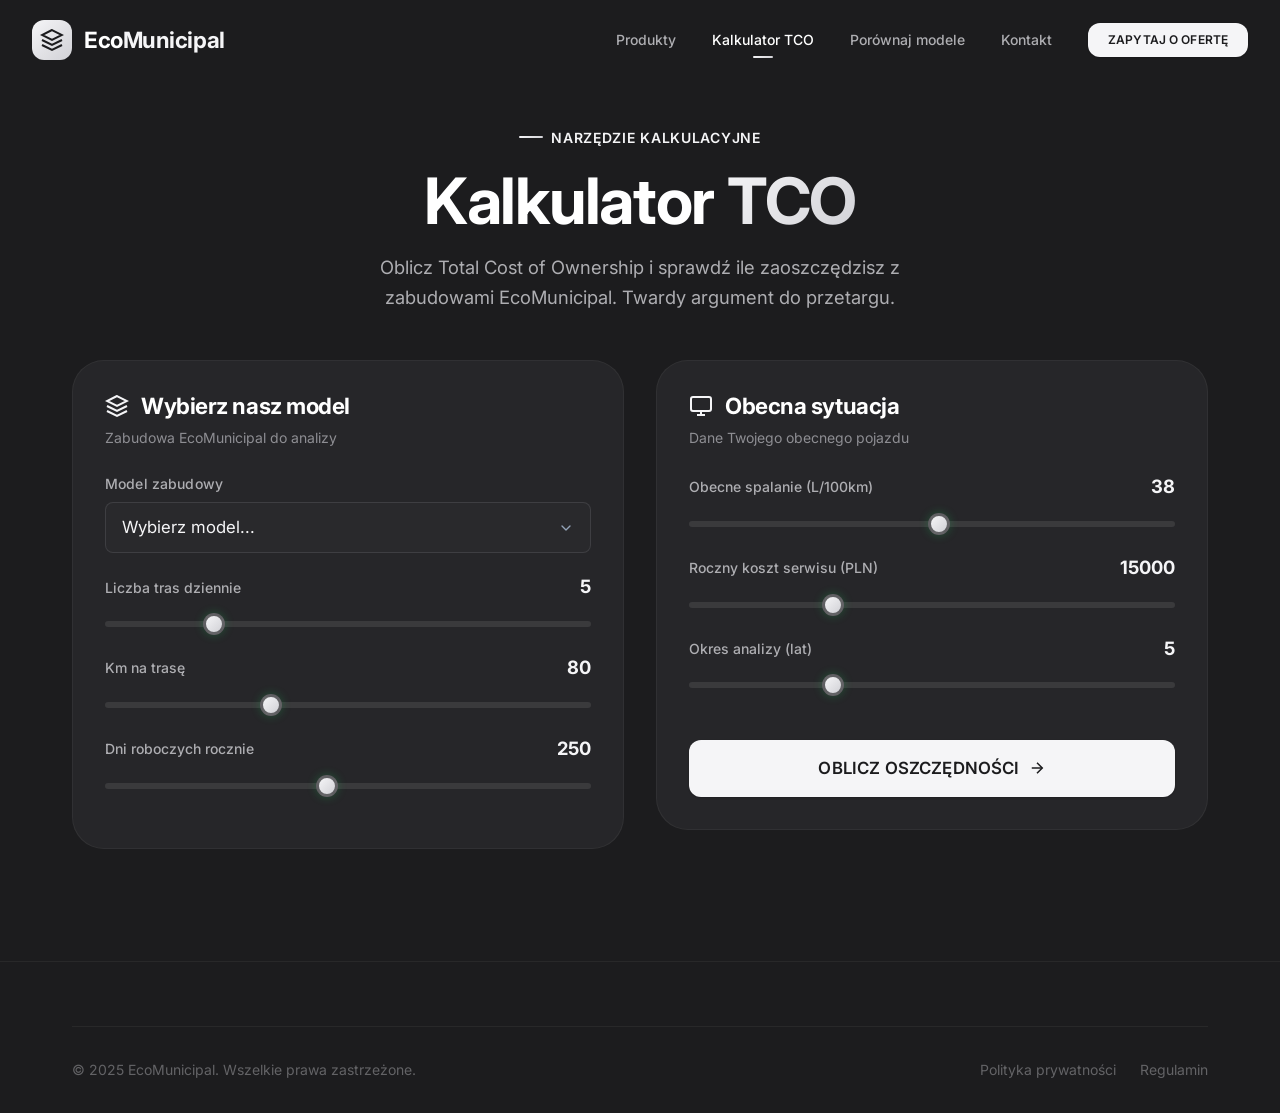
<file: calculator.html>
<!DOCTYPE html>
<html lang="pl">
<head>
  <meta charset="UTF-8">
  <meta name="viewport" content="width=device-width, initial-scale=1.0">
  <title>Kalkulator TCO – EcoMunicipal</title>
  <meta name="description" content="Oblicz całkowity koszt posiadania zabudowy komunalnej. Porównaj oszczędności, ROI i redukcję CO₂.">
  <link rel="preconnect" href="https://fonts.googleapis.com">
  <link href="https://fonts.googleapis.com/css2?family=Inter:wght@300;400;500;600;700&family=Outfit:wght@400;500;600;700;800&display=swap" rel="stylesheet">
  <link rel="stylesheet" href="styles/variables.css">
  <link rel="stylesheet" href="styles/base.css">
  <link rel="stylesheet" href="styles/components.css">
  <link rel="stylesheet" href="styles/sections.css">
  <link rel="stylesheet" href="styles/sections-part2.css">
  <link rel="stylesheet" href="styles/animations.css">
  <style>
    .calc-page { padding-top: calc(var(--header-height) + var(--space-10)); }
    .calc-hero { text-align: center; margin-bottom: var(--space-12); }
    .calc-hero__title { font-size: var(--text-5xl); margin-bottom: var(--space-4); }
    .calc-hero__subtitle { font-size: var(--text-lg); color: var(--color-text-secondary); max-width: 600px; margin-inline: auto; }

    .calc-grid { display: grid; grid-template-columns: 1fr 1fr; gap: var(--space-8); align-items: start; }

    .calc-card { background: var(--color-bg-card); border: 1px solid var(--color-border-secondary); border-radius: var(--radius-2xl); padding: var(--space-8); position: relative; }
    .calc-card__title { font-size: var(--text-xl); margin-bottom: var(--space-2); display: flex; align-items: center; gap: var(--space-3); }
    .calc-card__title svg { width: 24px; height: 24px; color: var(--color-accent-primary); }
    .calc-card__subtitle { font-size: var(--text-sm); color: var(--color-text-tertiary); margin-bottom: var(--space-6); }

    .range-group { margin-bottom: var(--space-5); }
    .range-label { display: flex; justify-content: space-between; align-items: center; margin-bottom: var(--space-2); }
    .range-label span:first-child { font-size: var(--text-sm); color: var(--color-text-secondary); font-weight: var(--weight-medium); }
    .range-value { font-family: var(--font-heading); font-size: var(--text-lg); font-weight: var(--weight-bold); color: var(--color-accent-primary); min-width: 60px; text-align: right; }

    input[type="range"] { -webkit-appearance: none; width: 100%; height: 6px; border-radius: 3px; background: var(--color-bg-elevated); outline: none; }
    input[type="range"]::-webkit-slider-thumb { -webkit-appearance: none; width: 22px; height: 22px; border-radius: 50%; background: var(--gradient-accent); cursor: pointer; border: 3px solid var(--color-bg-card); box-shadow: 0 0 10px rgba(34,197,94,0.3); transition: transform 0.15s; }
    input[type="range"]::-webkit-slider-thumb:hover { transform: scale(1.2); }
    input[type="range"]::-moz-range-thumb { width: 18px; height: 18px; border-radius: 50%; background: var(--gradient-accent); cursor: pointer; border: 3px solid var(--color-bg-card); }

    /* Results */
    .tco-results { display: none; margin-top: var(--space-12); }
    .tco-results.show { display: block; animation: fadeSlideUp 0.6s ease; }
    @keyframes fadeSlideUp { from { opacity: 0; transform: translateY(30px); } to { opacity: 1; transform: translateY(0); } }

    .results-header { text-align: center; margin-bottom: var(--space-10); }
    .results-header__title { font-size: var(--text-4xl); margin-bottom: var(--space-2); }
    .results-header__meta { font-size: var(--text-sm); color: var(--color-text-tertiary); display: flex; gap: var(--space-6); justify-content: center; flex-wrap: wrap; }
    .results-header__meta span { display: flex; align-items: center; gap: var(--space-2); }

    .kpi-grid { display: grid; grid-template-columns: repeat(5, 1fr); gap: var(--space-4); margin-bottom: var(--space-10); }
    .kpi-card { background: var(--color-bg-card); border: 1px solid var(--color-border-secondary); border-radius: var(--radius-xl); padding: var(--space-6); text-align: center; transition: all var(--transition-base); }
    .kpi-card:hover { border-color: var(--color-border-accent); transform: translateY(-4px); box-shadow: var(--shadow-card-hover); }
    .kpi-card.highlight { border-color: var(--color-accent-primary); background: linear-gradient(135deg, rgba(34,197,94,0.05), rgba(16,185,129,0.02)); }
    .kpi-card__value { font-family: var(--font-heading); font-size: var(--text-3xl); font-weight: var(--weight-extrabold); color: var(--color-accent-primary); line-height: 1.1; margin-bottom: var(--space-1); }
    .kpi-card__value.blue { color: var(--color-blue-primary); }
    .kpi-card__label { font-size: var(--text-xs); color: var(--color-text-tertiary); text-transform: uppercase; letter-spacing: var(--tracking-wider); font-weight: var(--weight-medium); }
    .kpi-card__suffix { font-size: var(--text-sm); color: var(--color-text-secondary); }

    /* Chart bars */
    .chart-section { margin-bottom: var(--space-10); }
    .chart-section__title { font-size: var(--text-xl); margin-bottom: var(--space-6); }
    .chart-row { display: grid; grid-template-columns: 140px 1fr 100px; gap: var(--space-3); align-items: center; margin-bottom: var(--space-3); }
    .chart-row__label { font-size: var(--text-sm); color: var(--color-text-secondary); }
    .chart-row__bar-bg { height: 32px; background: var(--color-bg-elevated); border-radius: var(--radius-md); overflow: hidden; position: relative; }
    .chart-row__bar { height: 100%; border-radius: var(--radius-md); transition: width 1s cubic-bezier(0.34,1.56,0.64,1); width: 0; display: flex; align-items: center; justify-content: flex-end; padding-right: var(--space-3); font-size: var(--text-xs); font-weight: var(--weight-bold); color: var(--color-bg-primary); }
    .chart-row__bar.ours { background: var(--gradient-accent); }
    .chart-row__bar.theirs { background: linear-gradient(135deg, #64748B, #475569); }
    .chart-row__value { font-family: var(--font-heading); font-size: var(--text-sm); font-weight: var(--weight-bold); color: var(--color-text-primary); text-align: right; }

    .cta-banner { background: linear-gradient(135deg, rgba(34,197,94,0.1), rgba(59,130,246,0.05)); border: 1px solid var(--color-border-accent); border-radius: var(--radius-2xl); padding: var(--space-10); text-align: center; }
    .cta-banner h3 { font-size: var(--text-2xl); margin-bottom: var(--space-3); }
    .cta-banner p { margin-inline: auto; margin-bottom: var(--space-6); }
    .cta-banner .btn { margin: 0 var(--space-2); }

    @media (max-width: 1024px) { .kpi-grid { grid-template-columns: repeat(3, 1fr); } }
    @media (max-width: 768px) {
      .calc-grid { grid-template-columns: 1fr; }
      .kpi-grid { grid-template-columns: repeat(2, 1fr); }
      .chart-row { grid-template-columns: 100px 1fr 80px; }
    }
    @media (max-width: 480px) { .kpi-grid { grid-template-columns: 1fr; } }
  </style>
</head>
<body>
  <header class="header" id="header">
    <div class="header__inner">
      <a href="index.html" class="header__logo">
        <div class="header__logo-icon"><svg viewBox="0 0 24 24" fill="none" stroke="currentColor" stroke-width="2"><path d="M12 2L2 7l10 5 10-5-10-5z"/><path d="M2 17l10 5 10-5"/><path d="M2 12l10 5 10-5"/></svg></div>
        <span class="header__logo-text">Eco<span>Municipal</span></span>
      </a>
      <nav class="header__nav" id="main-nav">
        <a href="index.html#produkty" class="header__nav-link">Produkty</a>
        <a href="calculator.html" class="header__nav-link active">Kalkulator TCO</a>
        <a href="compare.html" class="header__nav-link">Porównaj modele</a>
        <a href="index.html#kontakt" class="header__nav-link">Kontakt</a>
        <a href="index.html#kontakt" class="btn btn--primary btn--sm header__cta">Zapytaj o ofertę</a>
      </nav>
      <button class="header__menu-toggle" id="menu-toggle" aria-label="Menu"><span></span><span></span><span></span></button>
    </div>
  </header>

  <main class="section calc-page">
    <div class="container">
      <div class="calc-hero">
        <div class="section__label">Narzędzie kalkulacyjne</div>
        <h1 class="calc-hero__title">Kalkulator <span style="background:var(--gradient-accent);-webkit-background-clip:text;-webkit-text-fill-color:transparent;background-clip:text">TCO</span></h1>
        <p class="calc-hero__subtitle">Oblicz Total Cost of Ownership i sprawdź ile zaoszczędzisz z zabudowami EcoMunicipal. Twardy argument do przetargu.</p>
      </div>

      <form id="tco-form">
        <div class="calc-grid">
          <!-- LEFT: Our product -->
          <div class="calc-card">
            <h3 class="calc-card__title"><svg viewBox="0 0 24 24" fill="none" stroke="currentColor" stroke-width="2"><path d="M12 2L2 7l10 5 10-5-10-5z"/><path d="M2 17l10 5 10-5"/><path d="M2 12l10 5 10-5"/></svg> Wybierz nasz model</h3>
            <p class="calc-card__subtitle">Zabudowa EcoMunicipal do analizy</p>

            <div class="form-group">
              <label class="form-label" for="calc-model">Model zabudowy</label>
              <select id="calc-model" class="form-select" required><option value="">Wybierz model...</option></select>
            </div>

            <div class="range-group">
              <div class="range-label"><span>Liczba tras dziennie</span><span class="range-value" id="calc-routes-val">5</span></div>
              <input type="range" id="calc-routes" min="1" max="20" value="5" step="1">
            </div>

            <div class="range-group">
              <div class="range-label"><span>Km na trasę</span><span class="range-value" id="calc-km-val">80</span></div>
              <input type="range" id="calc-km" min="20" max="200" value="80" step="5">
            </div>

            <div class="range-group">
              <div class="range-label"><span>Dni roboczych rocznie</span><span class="range-value" id="calc-days-val">250</span></div>
              <input type="range" id="calc-days" min="200" max="310" value="250" step="5">
            </div>
          </div>

          <!-- RIGHT: Current situation -->
          <div class="calc-card">
            <h3 class="calc-card__title"><svg viewBox="0 0 24 24" fill="none" stroke="currentColor" stroke-width="2"><rect x="2" y="3" width="20" height="14" rx="2"/><path d="M8 21h8"/><path d="M12 17v4"/></svg> Obecna sytuacja</h3>
            <p class="calc-card__subtitle">Dane Twojego obecnego pojazdu</p>

            <div class="range-group">
              <div class="range-label"><span>Obecne spalanie (L/100km)</span><span class="range-value" id="calc-current-fuel-val">38</span></div>
              <input type="range" id="calc-current-fuel" min="20" max="55" value="38" step="1">
            </div>

            <div class="range-group">
              <div class="range-label"><span>Roczny koszt serwisu (PLN)</span><span class="range-value" id="calc-current-maint-val">15000</span></div>
              <input type="range" id="calc-current-maint" min="5000" max="40000" value="15000" step="500">
            </div>

            <div class="range-group">
              <div class="range-label"><span>Okres analizy (lat)</span><span class="range-value" id="calc-years-val">5</span></div>
              <input type="range" id="calc-years" min="1" max="15" value="5" step="1">
            </div>

            <button type="submit" class="btn btn--primary btn--lg" style="width:100%;margin-top:var(--space-6)">
              Oblicz oszczędności
              <svg viewBox="0 0 24 24" fill="none" stroke="currentColor" stroke-width="2" width="18" height="18"><path d="M5 12h14"/><path d="m12 5 7 7-7 7"/></svg>
            </button>
          </div>
        </div>
      </form>

      <!-- RESULTS -->
      <section id="tco-results" class="tco-results">
        <div class="results-header">
          <h2 class="results-header__title">Wyniki analizy <span style="background:var(--gradient-accent);-webkit-background-clip:text;-webkit-text-fill-color:transparent;background-clip:text">TCO</span></h2>
          <div class="results-header__meta">
            <span>📦 Model: <strong id="res-model-name">–</strong></span>
            <span>📏 Przebieg roczny: <strong id="res-annual-km">–</strong></span>
            <span>📅 Okres: <strong id="res-period">–</strong></span>
          </div>
        </div>

        <div class="kpi-grid">
          <div class="kpi-card highlight">
            <div class="kpi-card__value" id="res-savings-year">0</div>
            <div class="kpi-card__suffix">PLN</div>
            <div class="kpi-card__label">Oszczędność / rok</div>
          </div>
          <div class="kpi-card highlight">
            <div class="kpi-card__value" id="res-savings-period">0</div>
            <div class="kpi-card__suffix">PLN</div>
            <div class="kpi-card__label">Oszczędność łącznie</div>
          </div>
          <div class="kpi-card">
            <div class="kpi-card__value" id="res-savings-percent">0</div>
            <div class="kpi-card__label">Niższe koszty</div>
          </div>
          <div class="kpi-card">
            <div class="kpi-card__value blue" id="res-co2">0</div>
            <div class="kpi-card__label">Redukcja CO₂</div>
          </div>
          <div class="kpi-card">
            <div class="kpi-card__value blue" id="res-roi">0</div>
            <div class="kpi-card__label">Zwrot inwestycji</div>
          </div>
        </div>

        <div class="calc-grid chart-section">
          <div class="calc-card">
            <h3 class="calc-card__title"><svg viewBox="0 0 24 24" fill="none" stroke="currentColor" stroke-width="2"><path d="M12 20V10"/><path d="M18 20V4"/><path d="M6 20v-4"/></svg> Porównanie kosztów rocznych</h3>
            <div style="margin-top:var(--space-6)">
              <p style="font-size:var(--text-xs);color:var(--color-text-tertiary);margin-bottom:var(--space-4)">PALIWO</p>
              <div class="chart-row"><div class="chart-row__label" style="color:var(--color-accent-primary)">EcoMunicipal</div><div class="chart-row__bar-bg"><div class="chart-row__bar ours" id="bar-our-fuel"></div></div><div class="chart-row__value" id="res-fuel-saving">–</div></div>
              <div class="chart-row"><div class="chart-row__label">Obecny pojazd</div><div class="chart-row__bar-bg"><div class="chart-row__bar theirs" id="bar-comp-fuel"></div></div><div class="chart-row__value">100%</div></div>

              <p style="font-size:var(--text-xs);color:var(--color-text-tertiary);margin-bottom:var(--space-4);margin-top:var(--space-6)">SERWIS</p>
              <div class="chart-row"><div class="chart-row__label" style="color:var(--color-accent-primary)">EcoMunicipal</div><div class="chart-row__bar-bg"><div class="chart-row__bar ours" id="bar-our-maint"></div></div><div class="chart-row__value" id="res-maint-saving">–</div></div>
              <div class="chart-row"><div class="chart-row__label">Obecny pojazd</div><div class="chart-row__bar-bg"><div class="chart-row__bar theirs" id="bar-comp-maint"></div></div><div class="chart-row__value">100%</div></div>

              <p style="font-size:var(--text-xs);color:var(--color-text-tertiary);margin-bottom:var(--space-4);margin-top:var(--space-6)">ŁĄCZNIE</p>
              <div class="chart-row"><div class="chart-row__label" style="color:var(--color-accent-primary)">EcoMunicipal</div><div class="chart-row__bar-bg"><div class="chart-row__bar ours" id="bar-our-total"></div></div><div class="chart-row__value">✅ taniej</div></div>
              <div class="chart-row"><div class="chart-row__label">Obecny pojazd</div><div class="chart-row__bar-bg"><div class="chart-row__bar theirs" id="bar-comp-total"></div></div><div class="chart-row__value">100%</div></div>
            </div>
          </div>

          <div class="calc-card">
            <h3 class="calc-card__title"><svg viewBox="0 0 24 24" fill="none" stroke="currentColor" stroke-width="2"><path d="M12 22c5.523 0 10-4.477 10-10S17.523 2 12 2 2 6.477 2 12s4.477 10 10 10z"/><path d="m9 12 2 2 4-4"/></svg> Dlaczego EcoMunicipal?</h3>
            <div style="margin-top:var(--space-6);display:flex;flex-direction:column;gap:var(--space-5)">
              <div class="about__value"><div class="about__value-icon"><svg viewBox="0 0 24 24" fill="none" stroke="currentColor" stroke-width="2"><path d="M4 14a1 1 0 0 1-.78-1.63l9.9-10.2a.5.5 0 0 1 .86.46l-1.92 6.02A1 1 0 0 0 13 10h7a1 1 0 0 1 .78 1.63l-9.9 10.2a.5.5 0 0 1-.86-.46l1.92-6.02A1 1 0 0 0 11 14z"/></svg></div><div><h4>Niższe spalanie</h4><p>Optymalna geometria zabudowy zmniejsza opory i masę własną</p></div></div>
              <div class="about__value"><div class="about__value-icon"><svg viewBox="0 0 24 24" fill="none" stroke="currentColor" stroke-width="2"><path d="M14.7 6.3a1 1 0 0 0 0 1.4l1.6 1.6a1 1 0 0 0 1.4 0l3.77-3.77a6 6 0 0 1-7.94 7.94l-6.91 6.91a2.12 2.12 0 0 1-3-3l6.91-6.91a6 6 0 0 1 7.94-7.94l-3.76 3.76z"/></svg></div><div><h4>Niższe koszty serwisu</h4><p>Stal Hardox® i spawanie robotyczne = mniej napraw</p></div></div>
              <div class="about__value"><div class="about__value-icon"><svg viewBox="0 0 24 24" fill="none" stroke="currentColor" stroke-width="2"><path d="M12 22s8-4 8-10V5l-8-3-8 3v7c0 6 8 10 8 10z"/></svg></div><div><h4>Dłuższa żywotność</h4><p>12–15 lat eksploatacji vs 8–10 lat konkurencji</p></div></div>
              <div class="about__value"><div class="about__value-icon"><svg viewBox="0 0 24 24" fill="none" stroke="currentColor" stroke-width="2"><path d="M12 2v20M2 12h20"/><circle cx="12" cy="12" r="10"/></svg></div><div><h4>Mniejszy ślad węglowy</h4><p>Mniej paliwa = mniej CO₂ = łatwiejsze spełnienie norm ESG</p></div></div>
            </div>
          </div>
        </div>

        <div class="cta-banner">
          <h3>Chcesz otrzymać szczegółowy raport TCO?</h3>
          <p>Nasi inżynierowie przygotują spersonalizowaną analizę kosztów dla Twojej floty.</p>
          <a href="index.html#kontakt" class="btn btn--primary btn--lg">Zamów raport TCO</a>
          <a href="index.html#produkty" class="btn btn--outline btn--lg">Przeglądaj produkty</a>
        </div>
      </section>
    </div>
  </main>

  <footer class="footer"><div class="container"><div class="footer__bottom"><p class="footer__copyright">&copy; 2025 EcoMunicipal. Wszelkie prawa zastrzeżone.</p><div class="footer__legal"><a href="#">Polityka prywatności</a><a href="#">Regulamin</a></div></div></div></footer>

  <script src="js/calculator.js"></script>
</body>
</html>
</file>
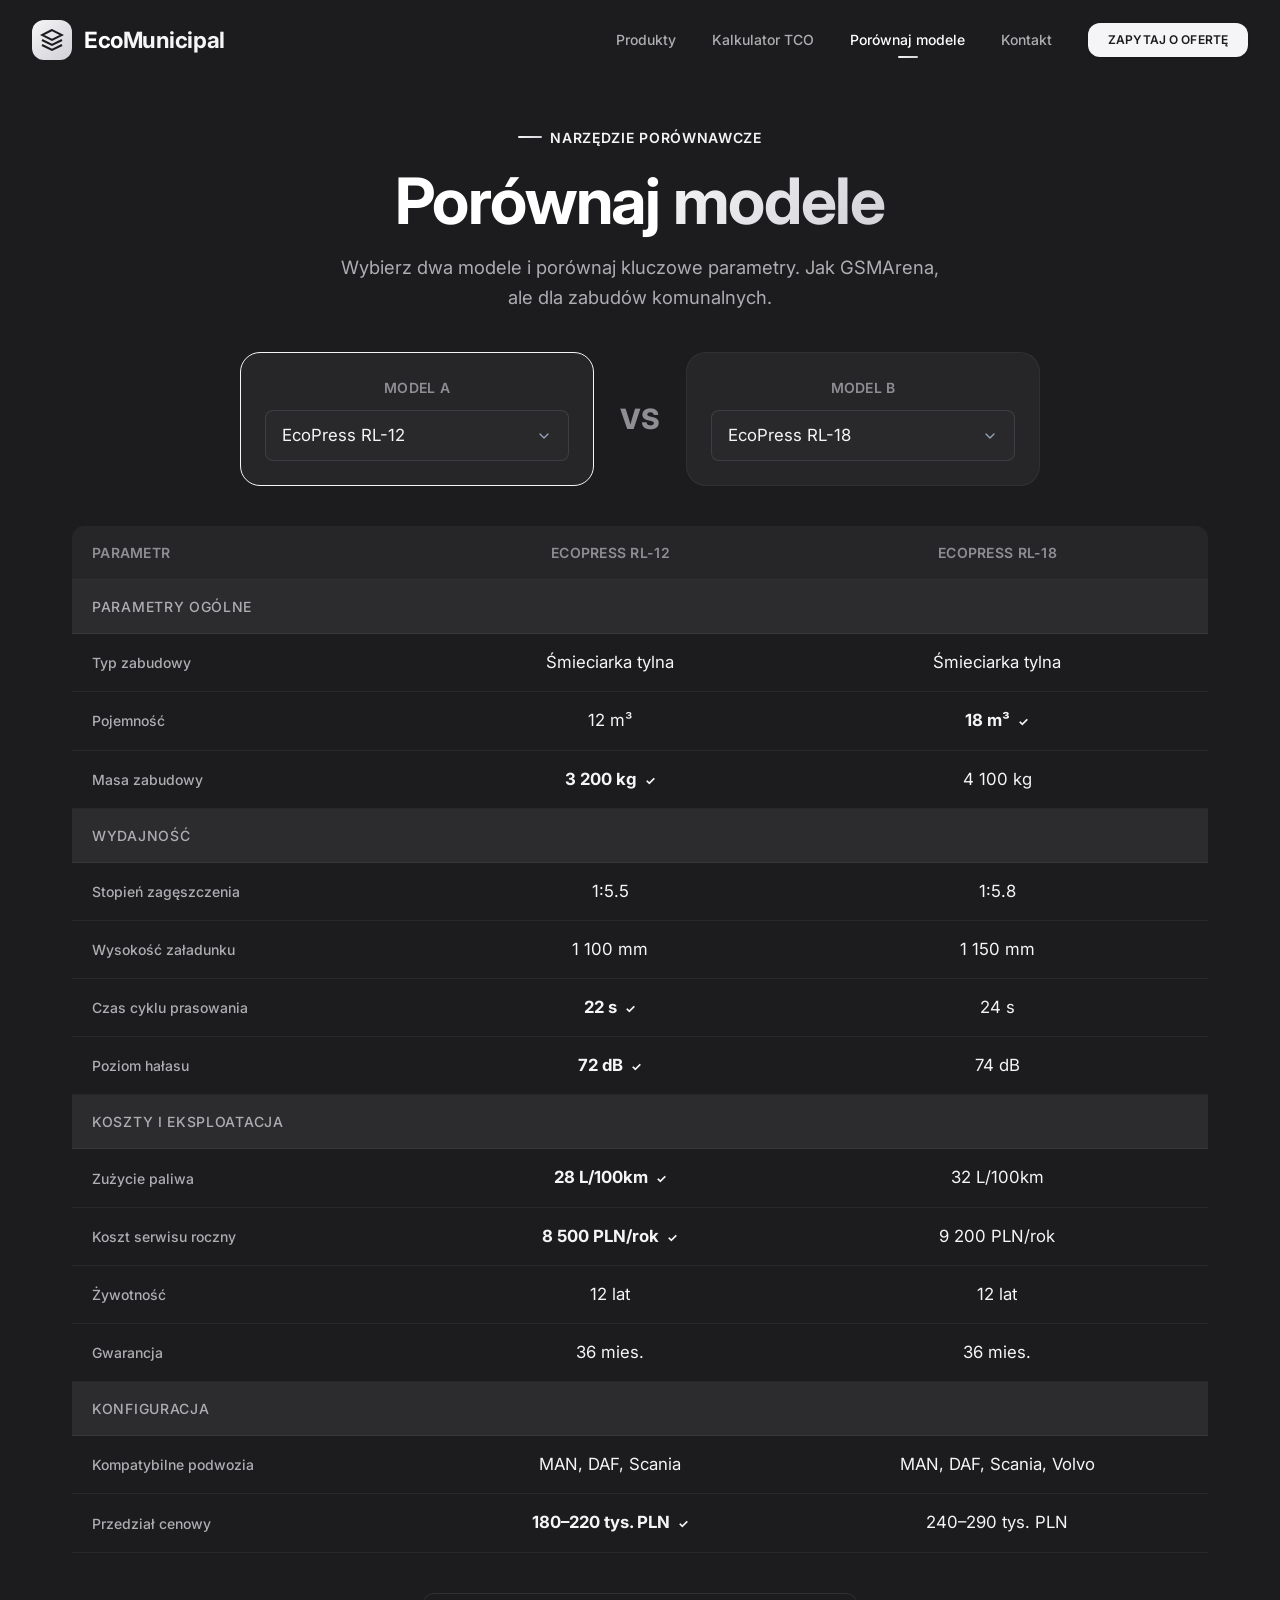
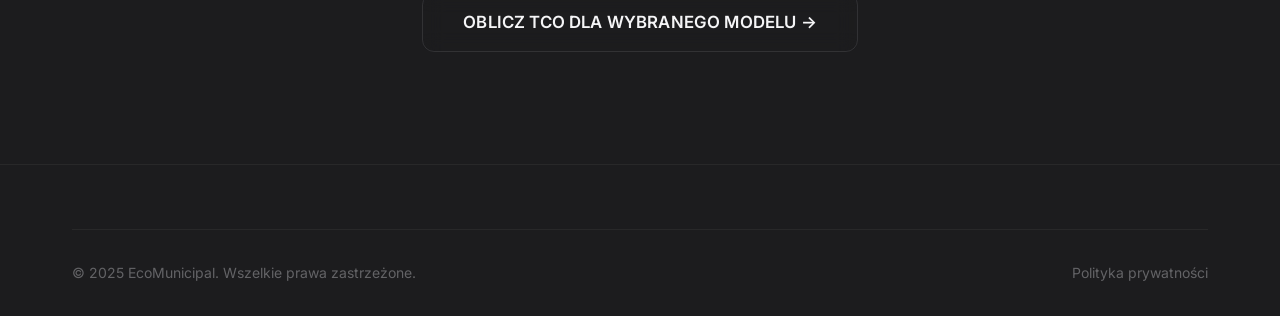
<file: compare.html>
<!DOCTYPE html>
<html lang="pl">
<head>
  <meta charset="UTF-8">
  <meta name="viewport" content="width=device-width, initial-scale=1.0">
  <title>Porównaj Modele – EcoMunicipal</title>
  <meta name="description" content="Porównaj zabudowy komunalne EcoMunicipal. Interaktywna porównywarka parametrów technicznych.">
  <link rel="preconnect" href="https://fonts.googleapis.com">
  <link href="https://fonts.googleapis.com/css2?family=Inter:wght@300;400;500;600;700&family=Outfit:wght@400;500;600;700;800&display=swap" rel="stylesheet">
  <link rel="stylesheet" href="styles/variables.css">
  <link rel="stylesheet" href="styles/base.css">
  <link rel="stylesheet" href="styles/components.css">
  <link rel="stylesheet" href="styles/sections.css">
  <link rel="stylesheet" href="styles/sections-part2.css">
  <link rel="stylesheet" href="styles/animations.css">
  <style>
    .comp-page { padding-top: calc(var(--header-height) + var(--space-10)); }
    .comp-hero { text-align: center; margin-bottom: var(--space-10); }
    .comp-hero__title { font-size: var(--text-5xl); margin-bottom: var(--space-4); }
    .comp-hero__sub { font-size: var(--text-lg); color: var(--color-text-secondary); max-width: 600px; margin-inline: auto; }

    .selector-grid { display: grid; grid-template-columns: 1fr 60px 1fr; gap: var(--space-4); align-items: center; margin-bottom: var(--space-10); max-width: 800px; margin-inline: auto; }
    .selector-card { background: var(--color-bg-card); border: 1px solid var(--color-border-secondary); border-radius: var(--radius-xl); padding: var(--space-6); text-align: center; }
    .selector-card.active { border-color: var(--color-accent-primary); box-shadow: var(--shadow-glow-green); }
    .selector-card label { font-size: var(--text-sm); color: var(--color-text-tertiary); display: block; margin-bottom: var(--space-3); text-transform: uppercase; letter-spacing: var(--tracking-wider); font-weight: var(--weight-semibold); }
    .selector-card select { width: 100%; }
    .vs-badge { font-family: var(--font-heading); font-size: var(--text-2xl); font-weight: var(--weight-extrabold); color: var(--color-text-tertiary); text-align: center; }

    .compare-table { width: 100%; border-collapse: separate; border-spacing: 0; }
    .compare-table th, .compare-table td { padding: var(--space-4) var(--space-5); text-align: center; border-bottom: 1px solid var(--color-border-secondary); }
    .compare-table thead th { background: var(--color-bg-card); font-family: var(--font-heading); font-size: var(--text-sm); font-weight: var(--weight-semibold); color: var(--color-text-tertiary); text-transform: uppercase; letter-spacing: var(--tracking-wider); position: sticky; top: 64px; z-index: 10; }
    .compare-table thead th:first-child { text-align: left; border-radius: var(--radius-lg) 0 0 0; }
    .compare-table thead th:last-child { border-radius: 0 var(--radius-lg) 0 0; }
    .compare-table tbody td:first-child { text-align: left; font-weight: var(--weight-medium); color: var(--color-text-secondary); font-size: var(--text-sm); }
    .compare-table tbody tr:hover td { background: rgba(34,197,94,0.03); }
    .compare-table .winner { color: var(--color-accent-primary); font-weight: var(--weight-bold); position: relative; }
    .compare-table .winner::after { content: '✓'; margin-left: var(--space-2); font-size: var(--text-xs); }
    .compare-table .model-name { font-family: var(--font-heading); font-size: var(--text-lg); font-weight: var(--weight-bold); color: var(--color-text-white); }
    .compare-table .category-row td { background: var(--color-bg-secondary); font-family: var(--font-heading); font-size: var(--text-xs); font-weight: var(--weight-semibold); color: var(--color-accent-primary); text-transform: uppercase; letter-spacing: var(--tracking-widest); text-align: left !important; }
    .no-data { text-align: center; padding: var(--space-16); color: var(--color-text-tertiary); font-size: var(--text-lg); }

    @media (max-width: 768px) {
      .selector-grid { grid-template-columns: 1fr; }
      .vs-badge { display: none; }
      .compare-table th, .compare-table td { padding: var(--space-3); font-size: var(--text-sm); }
    }
  </style>
</head>
<body>
  <header class="header scrolled" id="header">
    <div class="header__inner">
      <a href="index.html" class="header__logo">
        <div class="header__logo-icon"><svg viewBox="0 0 24 24" fill="none" stroke="currentColor" stroke-width="2"><path d="M12 2L2 7l10 5 10-5-10-5z"/><path d="M2 17l10 5 10-5"/><path d="M2 12l10 5 10-5"/></svg></div>
        <span class="header__logo-text">Eco<span>Municipal</span></span>
      </a>
      <nav class="header__nav" id="main-nav">
        <a href="index.html#produkty" class="header__nav-link">Produkty</a>
        <a href="calculator.html" class="header__nav-link">Kalkulator TCO</a>
        <a href="compare.html" class="header__nav-link active">Porównaj modele</a>
        <a href="index.html#kontakt" class="header__nav-link">Kontakt</a>
        <a href="index.html#kontakt" class="btn btn--primary btn--sm header__cta">Zapytaj o ofertę</a>
      </nav>
      <button class="header__menu-toggle" id="menu-toggle" aria-label="Menu"><span></span><span></span><span></span></button>
    </div>
  </header>

  <main class="section comp-page">
    <div class="container">
      <div class="comp-hero">
        <div class="section__label">Narzędzie porównawcze</div>
        <h1 class="comp-hero__title">Porównaj <span style="background:var(--gradient-accent);-webkit-background-clip:text;-webkit-text-fill-color:transparent;background-clip:text">modele</span></h1>
        <p class="comp-hero__sub">Wybierz dwa modele i porównaj kluczowe parametry. Jak GSMArena, ale dla zabudów komunalnych.</p>
      </div>

      <div class="selector-grid">
        <div class="selector-card active">
          <label>Model A</label>
          <select id="model-a" class="form-select"></select>
        </div>
        <div class="vs-badge">VS</div>
        <div class="selector-card">
          <label>Model B</label>
          <select id="model-b" class="form-select"></select>
        </div>
      </div>

      <div id="comparison-output"><p class="no-data">Wybierz dwa modele do porównania</p></div>

      <div style="text-align:center;margin-top:var(--space-10)">
        <a href="calculator.html" class="btn btn--outline btn--lg">Oblicz TCO dla wybranego modelu →</a>
      </div>
    </div>
  </main>

  <footer class="footer"><div class="container"><div class="footer__bottom"><p class="footer__copyright">&copy; 2025 EcoMunicipal. Wszelkie prawa zastrzeżone.</p><div class="footer__legal"><a href="#">Polityka prywatności</a></div></div></div></footer>

  <script>
  const MODELS = {
    'ecopress-rl12': { name: 'EcoPress RL-12', type: 'Śmieciarka tylna', capacity: '12 m³', weight: '3 200 kg', compaction: '1:5.5', loadHeight: '1 100 mm', cycleTime: '22 s', noise: '72 dB', fuel: '28 L/100km', maintenance: '8 500 PLN/rok', lifespan: '12 lat', warranty: '36 mies.', chassis: 'MAN, DAF, Scania', price: '180–220 tys. PLN' },
    'ecopress-rl18': { name: 'EcoPress RL-18', type: 'Śmieciarka tylna', capacity: '18 m³', weight: '4 100 kg', compaction: '1:5.8', loadHeight: '1 150 mm', cycleTime: '24 s', noise: '74 dB', fuel: '32 L/100km', maintenance: '9 200 PLN/rok', lifespan: '12 lat', warranty: '36 mies.', chassis: 'MAN, DAF, Scania, Volvo', price: '240–290 tys. PLN' },
    'ecopress-rl22': { name: 'EcoPress RL-22', type: 'Śmieciarka tylna', capacity: '22 m³', weight: '4 800 kg', compaction: '1:6.0', loadHeight: '1 200 mm', cycleTime: '26 s', noise: '75 dB', fuel: '35 L/100km', maintenance: '10 500 PLN/rok', lifespan: '12 lat', warranty: '36 mies.', chassis: 'MAN, DAF, Scania, Volvo, Mercedes', price: '290–350 tys. PLN' },
    'cleansweep-c5': { name: 'CleanSweep C-5', type: 'Zamiatarka', capacity: '5 m³', weight: '2 100 kg', compaction: '–', loadHeight: '–', cycleTime: '–', noise: '68 dB', fuel: '18 L/100km', maintenance: '6 500 PLN/rok', lifespan: '10 lat', warranty: '24 mies.', chassis: 'MAN TGL, DAF LF', price: '320–380 tys. PLN' },
    'winterguard-p3': { name: 'WinterGuard P-3', type: 'Pług + solarka', capacity: '3 m³ soli', weight: '1 800 kg', compaction: '–', loadHeight: '–', cycleTime: '–', noise: '65 dB', fuel: '22 L/100km', maintenance: '5 500 PLN/rok', lifespan: '15 lat', warranty: '36 mies.', chassis: 'Dowolne 3.5t+', price: '85–120 tys. PLN' },
    'hooklift-m20': { name: 'HookLift M-20', type: 'System hakowy', capacity: '20 m³', weight: '3 500 kg', compaction: '–', loadHeight: '–', cycleTime: '35 s', noise: '70 dB', fuel: '30 L/100km', maintenance: '7 000 PLN/rok', lifespan: '15 lat', warranty: '36 mies.', chassis: 'MAN, DAF, Scania, Volvo', price: '140–180 tys. PLN' }
  };

  const LABELS = { type: 'Typ zabudowy', capacity: 'Pojemność', weight: 'Masa zabudowy', compaction: 'Stopień zagęszczenia', loadHeight: 'Wysokość załadunku', cycleTime: 'Czas cyklu prasowania', noise: 'Poziom hałasu', fuel: 'Zużycie paliwa', maintenance: 'Koszt serwisu roczny', lifespan: 'Żywotność', warranty: 'Gwarancja', chassis: 'Kompatybilne podwozia', price: 'Przedział cenowy' };
  const CATEGORIES = { 'Parametry ogólne': ['type','capacity','weight'], 'Wydajność': ['compaction','loadHeight','cycleTime','noise'], 'Koszty i eksploatacja': ['fuel','maintenance','lifespan','warranty'], 'Konfiguracja': ['chassis','price'] };
  const LOWER_BETTER = ['weight','cycleTime','noise','fuel','maintenance','price'];

  const selA = document.getElementById('model-a');
  const selB = document.getElementById('model-b');
  const output = document.getElementById('comparison-output');

  Object.entries(MODELS).forEach(([id, m]) => {
    [selA, selB].forEach(sel => {
      const o = document.createElement('option');
      o.value = id; o.textContent = m.name;
      sel.appendChild(o);
    });
  });
  if (selB.options.length > 1) selB.selectedIndex = 1;

  function compare() {
    const a = MODELS[selA.value], b = MODELS[selB.value];
    if (!a || !b) { output.innerHTML = '<p class="no-data">Wybierz dwa modele</p>'; return; }

    let html = '<table class="compare-table"><thead><tr><th>Parametr</th><th>' + a.name + '</th><th>' + b.name + '</th></tr></thead><tbody>';

    Object.entries(CATEGORIES).forEach(([cat, keys]) => {
      html += '<tr class="category-row"><td colspan="3">' + cat + '</td></tr>';
      keys.forEach(key => {
        const va = a[key], vb = b[key];
        let classA = '', classB = '';
        const na = parseFloat(va), nb = parseFloat(vb);
        if (!isNaN(na) && !isNaN(nb) && na !== nb) {
          if (LOWER_BETTER.includes(key)) { if (na < nb) classA = 'winner'; else classB = 'winner'; }
          else { if (na > nb) classA = 'winner'; else classB = 'winner'; }
        }
        html += '<tr><td>' + LABELS[key] + '</td><td class="' + classA + '">' + va + '</td><td class="' + classB + '">' + vb + '</td></tr>';
      });
    });

    html += '</tbody></table>';
    output.innerHTML = html;
  }

  selA.addEventListener('change', compare);
  selB.addEventListener('change', compare);
  compare();

  // Header
  const header = document.querySelector('.header');
  window.addEventListener('scroll', () => { header.classList.toggle('scrolled', window.scrollY > 50); }, { passive: true });
  </script>
</body>
</html>
</file>
<file: styles/variables.css>
/* ===================================================
   DESIGN SYSTEM – EcoMunicipal
   Municipal Vehicle Body Manufacturer
   =================================================== */

:root {
  /* ─── Color Palette ─── */
  /* Primary – Dark Industrial (Apple Space Gray) */
  --color-bg-primary: #1c1c1e;
  --color-bg-secondary: #2c2c2e;
  --color-bg-tertiary: #3a3a3c;
  --color-bg-card: rgba(44, 44, 46, 0.7);
  --color-bg-card-hover: rgba(58, 58, 60, 0.8);
  --color-bg-elevated: #3a3a3c;

  /* Surfaces */
  --color-surface-glass: rgba(28, 28, 30, 0.7);
  --color-surface-glass-light: rgba(44, 44, 46, 0.5);
  --color-surface-overlay: rgba(28, 28, 30, 0.85);

  /* Accent – Apple Silver/White */
  --color-accent-primary: #f5f5f7;
  --color-accent-primary-rgb: 245, 245, 247;
  --color-accent-secondary: #e5e5ea;
  --color-accent-tertiary: #d1d1d6;
  --color-accent-glow: rgba(245, 245, 247, 0.05);
  --color-accent-glow-strong: rgba(245, 245, 247, 0.1);

  /* Accent 2 – Tech Blue (Kept subtle for links if needed) */
  --color-blue-primary: #0a84ff;
  --color-blue-primary-rgb: 10, 132, 255;
  --color-blue-secondary: #007aff;
  --color-blue-glow: rgba(10, 132, 255, 0.15);

  /* Gradients */
  --gradient-accent: linear-gradient(135deg, #f5f5f7, #d1d1d6);
  --gradient-accent-hover: linear-gradient(135deg, #ffffff, #e5e5ea);
  --gradient-blue: linear-gradient(135deg, #0a84ff, #007aff);
  --gradient-hero: linear-gradient(180deg, rgba(28,28,30,0) 0%, rgba(28,28,30,0.6) 50%, #1c1c1e 100%);
  --gradient-section: linear-gradient(180deg, #1c1c1e 0%, #2c2c2e 50%, #1c1c1e 100%);
  --gradient-card-border: linear-gradient(135deg, rgba(245,245,247,0.2), rgba(245,245,247,0.05), transparent);
  --gradient-radial-green: radial-gradient(ellipse at 50% 0%, rgba(245,245,247,0.03) 0%, transparent 70%);
  --gradient-radial-blue: radial-gradient(ellipse at 50% 100%, rgba(10,132,255,0.04) 0%, transparent 70%);

  /* Text */
  --color-text-primary: #f5f5f7;
  --color-text-secondary: #aeaeb2;
  --color-text-tertiary: #8e8e93;
  --color-text-muted: #636366;
  --color-text-accent: #f5f5f7;
  --color-text-white: #ffffff;

  /* Borders */
  --color-border-primary: rgba(245, 245, 247, 0.1);
  --color-border-secondary: rgba(245, 245, 247, 0.05);
  --color-border-accent: rgba(245, 245, 247, 0.2);
  --color-border-focus: rgba(245, 245, 247, 0.3);

  /* Status */
  --color-success: #32d74b;
  --color-warning: #ffd60a;
  --color-error: #ff453a;
  --color-info: #0a84ff;

  /* ─── Typography ─── */
  --font-heading: 'Inter', system-ui, -apple-system, sans-serif;
  --font-body: 'Inter', system-ui, -apple-system, sans-serif;
  --font-mono: 'JetBrains Mono', 'Fira Code', monospace;

  /* Fluid Type Scale (clamp-based) */
  --text-xs: clamp(0.7rem, 0.65rem + 0.25vw, 0.75rem);
  --text-sm: clamp(0.8rem, 0.75rem + 0.25vw, 0.875rem);
  --text-base: clamp(0.95rem, 0.9rem + 0.25vw, 1.05rem);
  --text-lg: clamp(1.05rem, 0.95rem + 0.35vw, 1.15rem);
  --text-xl: clamp(1.2rem, 1.1rem + 0.5vw, 1.4rem);
  --text-2xl: clamp(1.5rem, 1.3rem + 0.75vw, 1.75rem);
  --text-3xl: clamp(1.8rem, 1.5rem + 1vw, 2.25rem);
  --text-4xl: clamp(2.25rem, 1.8rem + 1.5vw, 3rem);
  --text-5xl: clamp(3rem, 2.25rem + 2.5vw, 4rem);
  --text-6xl: clamp(3.75rem, 2.75rem + 3.5vw, 5rem);
  --text-7xl: clamp(4.5rem, 3.5rem + 4.5vw, 6.5rem);

  /* Line Heights */
  --leading-none: 1;
  --leading-tight: 1.15;
  --leading-snug: 1.3;
  --leading-normal: 1.5;
  --leading-relaxed: 1.6;
  --leading-loose: 1.8;

  /* Font Weights */
  --weight-light: 300;
  --weight-regular: 400;
  --weight-medium: 500;
  --weight-semibold: 600;
  --weight-bold: 700;
  --weight-extrabold: 800;

  /* Letter Spacing */
  --tracking-tighter: -0.04em;
  --tracking-tight: -0.02em;
  --tracking-normal: -0.01em;
  --tracking-wide: 0.01em;
  --tracking-wider: 0.02em;
  --tracking-widest: 0.05em;

  /* ─── Spacing (4px grid) ─── */
  --space-0: 0;
  --space-1: 0.25rem;
  --space-2: 0.5rem;
  --space-3: 0.75rem;
  --space-4: 1rem;
  --space-5: 1.25rem;
  --space-6: 1.5rem;
  --space-8: 2rem;
  --space-10: 2.5rem;
  --space-12: 3rem;
  --space-16: 4rem;
  --space-20: 5rem;
  --space-24: 6rem;
  --space-32: 8rem;
  --space-40: 10rem;
  --space-48: 12rem;

  /* Section spacing (fluid) */
  --section-padding-y: clamp(4rem, 3rem + 5vw, 8rem);
  --section-padding-x: clamp(1rem, 0.5rem + 2vw, 2rem);

  /* Container */
  --container-max: 1200px;
  --container-narrow: 800px;
  --container-wide: 1400px;

  /* ─── Borders ─── */
  --radius-sm: 0.375rem;
  --radius-md: 0.5rem;
  --radius-lg: 0.75rem;
  --radius-xl: 1.25rem;
  --radius-2xl: 2rem;
  --radius-full: 9999px;

  /* ─── Shadows (Apple-like subtle shadows) ─── */
  --shadow-sm: 0 1px 2px rgba(0, 0, 0, 0.2);
  --shadow-md: 0 4px 12px rgba(0, 0, 0, 0.2);
  --shadow-lg: 0 10px 30px rgba(0, 0, 0, 0.3);
  --shadow-xl: 0 20px 50px rgba(0, 0, 0, 0.4);
  --shadow-glow-green: 0 0 0 transparent; /* Removed */
  --shadow-glow-blue: 0 0 0 transparent; /* Removed */
  --shadow-card: 0 4px 20px rgba(0, 0, 0, 0.2);
  --shadow-card-hover: 0 12px 40px rgba(0, 0, 0, 0.3);

  /* ─── Transitions ─── */
  --transition-fast: 150ms cubic-bezier(0.4, 0, 0.2, 1);
  --transition-base: 250ms cubic-bezier(0.4, 0, 0.2, 1);
  --transition-slow: 400ms cubic-bezier(0.4, 0, 0.2, 1);
  --transition-slower: 600ms cubic-bezier(0.4, 0, 0.2, 1);
  --transition-spring: 500ms cubic-bezier(0.34, 1.56, 0.64, 1);

  /* Easing */
  --ease-in: cubic-bezier(0.4, 0, 1, 1);
  --ease-out: cubic-bezier(0, 0, 0.2, 1);
  --ease-in-out: cubic-bezier(0.4, 0, 0.2, 1);
  --ease-spring: cubic-bezier(0.34, 1.56, 0.64, 1);

  /* ─── Z-index Scale ─── */
  --z-base: 0;
  --z-raised: 10;
  --z-dropdown: 100;
  --z-sticky: 200;
  --z-overlay: 300;
  --z-modal: 400;
  --z-popover: 500;
  --z-toast: 600;
  --z-max: 9999;

  /* ─── Header ─── */
  --header-height: 80px;
  --header-height-scrolled: 64px;
}

/* ─── Media Query Custom Properties (via data attributes) ─── */
@media (max-width: 768px) {
  :root {
    --header-height: 64px;
    --header-height-scrolled: 56px;
  }
}
</file>
<file: styles/base.css>
/* ===================================================
   BASE STYLES – Reset, Typography, Utilities
   =================================================== */

/* ─── CSS Reset (Modern) ─── */
*,
*::before,
*::after {
  box-sizing: border-box;
  margin: 0;
  padding: 0;
}

html {
  scroll-behavior: smooth;
  -webkit-text-size-adjust: 100%;
  text-size-adjust: 100%;
  scroll-padding-top: var(--header-height);
}

body {
  font-family: var(--font-body);
  font-size: var(--text-base);
  line-height: var(--leading-normal);
  color: var(--color-text-primary);
  background-color: var(--color-bg-primary);
  -webkit-font-smoothing: antialiased;
  -moz-osx-font-smoothing: grayscale;
  overflow-x: hidden;
  min-height: 100vh;
}

/* ─── Links ─── */
a {
  color: var(--color-accent-primary);
  text-decoration: none;
  transition: color var(--transition-fast);
}

a:hover {
  color: var(--color-accent-secondary);
}

a:focus-visible {
  outline: 2px solid var(--color-border-focus);
  outline-offset: 2px;
  border-radius: var(--radius-sm);
}

/* ─── Images ─── */
img,
picture,
video,
canvas,
svg {
  display: block;
  max-width: 100%;
}

img {
  height: auto;
}

/* ─── Lists ─── */
ul, ol {
  list-style: none;
}

/* ─── Forms ─── */
input,
button,
textarea,
select {
  font: inherit;
  color: inherit;
}

button {
  cursor: pointer;
  border: none;
  background: none;
}

textarea {
  resize: vertical;
}

/* ─── Tables ─── */
table {
  border-collapse: collapse;
  border-spacing: 0;
}

/* ─── Typography ─── */
h1, h2, h3, h4, h5, h6 {
  font-family: var(--font-heading);
  font-weight: var(--weight-bold);
  line-height: var(--leading-tight);
  color: var(--color-text-white);
  letter-spacing: var(--tracking-tight);
}

h1 { font-size: var(--text-6xl); }
h2 { font-size: var(--text-4xl); }
h3 { font-size: var(--text-2xl); }
h4 { font-size: var(--text-xl); }
h5 { font-size: var(--text-lg); }
h6 { font-size: var(--text-base); }

p {
  color: var(--color-text-secondary);
  line-height: var(--leading-relaxed);
  max-width: 70ch;
}

strong {
  font-weight: var(--weight-semibold);
  color: var(--color-text-primary);
}

/* ─── Selection ─── */
::selection {
  background-color: rgba(34, 197, 94, 0.3);
  color: var(--color-text-white);
}

/* ─── Scrollbar ─── */
::-webkit-scrollbar {
  width: 8px;
}

::-webkit-scrollbar-track {
  background: var(--color-bg-primary);
}

::-webkit-scrollbar-thumb {
  background: var(--color-bg-elevated);
  border-radius: var(--radius-full);
}

::-webkit-scrollbar-thumb:hover {
  background: var(--color-text-tertiary);
}

/* Firefox scrollbar */
html {
  scrollbar-width: thin;
  scrollbar-color: var(--color-bg-elevated) var(--color-bg-primary);
}

/* ─── Layout Utilities ─── */
.container {
  width: 100%;
  max-width: var(--container-max);
  margin-inline: auto;
  padding-inline: var(--section-padding-x);
}

.container--narrow {
  max-width: var(--container-narrow);
}

.container--wide {
  max-width: var(--container-wide);
}

/* ─── Section ─── */
.section {
  padding-block: var(--section-padding-y);
  position: relative;
}

.section__header {
  text-align: center;
  margin-bottom: clamp(3rem, 2rem + 3vw, 5rem);
}

.section__label {
  display: inline-flex;
  align-items: center;
  gap: var(--space-2);
  font-family: var(--font-heading);
  font-size: var(--text-sm);
  font-weight: var(--weight-semibold);
  color: var(--color-accent-primary);
  text-transform: uppercase;
  letter-spacing: var(--tracking-widest);
  margin-bottom: var(--space-4);
}

.section__label::before {
  content: '';
  display: block;
  width: 24px;
  height: 2px;
  background: var(--gradient-accent);
  border-radius: var(--radius-full);
}

.section__title {
  margin-bottom: var(--space-6);
}

.section__title span {
  background: var(--gradient-accent);
  -webkit-background-clip: text;
  -webkit-text-fill-color: transparent;
  background-clip: text;
}

.section__description {
  font-size: var(--text-lg);
  color: var(--color-text-secondary);
  max-width: 600px;
  margin-inline: auto;
}

/* ─── Utility: Visually Hidden (for screen readers) ─── */
.sr-only {
  position: absolute;
  width: 1px;
  height: 1px;
  padding: 0;
  margin: -1px;
  overflow: hidden;
  clip: rect(0, 0, 0, 0);
  white-space: nowrap;
  border: 0;
}

/* ─── Utility: Focus Visible ─── */
:focus:not(:focus-visible) {
  outline: none;
}

:focus-visible {
  outline: 2px solid var(--color-border-focus);
  outline-offset: 2px;
}

/* ─── Reduced Motion ─── */
@media (prefers-reduced-motion: reduce) {
  *,
  *::before,
  *::after {
    animation-duration: 0.01ms !important;
    animation-iteration-count: 1 !important;
    transition-duration: 0.01ms !important;
    scroll-behavior: auto !important;
  }
}
</file>
<file: styles/components.css>
/* ===================================================
   COMPONENTS – Buttons, Cards, Nav, Form, etc.
   =================================================== */

/* ─── Buttons ─── */
.btn {
  display: inline-flex;
  align-items: center;
  justify-content: center;
  gap: var(--space-2);
  padding: var(--space-3) var(--space-8);
  font-family: var(--font-heading);
  font-size: var(--text-sm);
  font-weight: var(--weight-semibold);
  letter-spacing: var(--tracking-wide);
  text-transform: uppercase;
  border-radius: var(--radius-lg);
  transition: all var(--transition-base);
  position: relative;
  overflow: hidden;
  white-space: nowrap;
  cursor: pointer;
  border: none;
}

.btn::before {
  content: '';
  position: absolute;
  inset: 0;
  opacity: 0;
  transition: opacity var(--transition-base);
}

.btn:hover::before {
  opacity: 1;
}

/* Primary Button */
.btn--primary {
  background: var(--color-text-primary);
  color: var(--color-bg-primary);
  box-shadow: var(--shadow-sm);
}

.btn--primary::before {
  background: rgba(0, 0, 0, 0.1);
}

.btn--primary:hover {
  transform: translateY(-1px);
  box-shadow: var(--shadow-md);
}

.btn--primary:active {
  transform: translateY(0);
}

/* Secondary / Outline Button */
.btn--outline {
  background: transparent;
  color: var(--color-text-primary);
  border: 1px solid var(--color-border-primary);
  backdrop-filter: blur(10px);
}

.btn--outline::before {
  background: rgba(255, 255, 255, 0.05);
}

.btn--outline:hover {
  border-color: var(--color-accent-primary);
  color: var(--color-accent-primary);
  transform: translateY(-2px);
}

/* Ghost Button */
.btn--ghost {
  background: transparent;
  color: var(--color-accent-primary);
  padding: var(--space-2) var(--space-4);
}

.btn--ghost:hover {
  background: var(--color-accent-glow);
}

/* Button sizes */
.btn--lg {
  padding: var(--space-4) var(--space-10);
  font-size: var(--text-base);
}

.btn--sm {
  padding: var(--space-2) var(--space-5);
  font-size: var(--text-xs);
}

/* Button icon */
.btn svg,
.btn .btn__icon {
  width: 18px;
  height: 18px;
  transition: transform var(--transition-fast);
}

.btn:hover svg,
.btn:hover .btn__icon {
  transform: translateX(3px);
}

/* ─── Product Cards ─── */
.product-card {
  position: relative;
  background: var(--color-bg-card);
  border: 1px solid var(--color-border-primary);
  border-radius: var(--radius-xl);
  overflow: hidden;
  transition: all var(--transition-slow);
  cursor: pointer;
  group: true;
}

.product-card::before {
  content: '';
  position: absolute;
  inset: 0;
  background: var(--gradient-card-border);
  opacity: 0;
  transition: opacity var(--transition-slow);
  pointer-events: none;
  z-index: 1;
}

.product-card:hover {
  transform: translateY(-8px);
  border-color: var(--color-border-accent);
  box-shadow: var(--shadow-card-hover);
}

.product-card:hover::before {
  opacity: 1;
}

.product-card__image {
  width: 100%;
  height: 240px;
  overflow: hidden;
  position: relative;
}

.product-card__image img {
  width: 100%;
  height: 100%;
  object-fit: cover;
  transition: transform var(--transition-slower);
}

.product-card:hover .product-card__image img {
  transform: scale(1.08);
}

.product-card__image::after {
  content: '';
  position: absolute;
  bottom: 0;
  left: 0;
  right: 0;
  height: 60%;
  background: linear-gradient(to top, var(--color-bg-card), transparent);
  pointer-events: none;
}

.product-card__body {
  padding: var(--space-6);
  position: relative;
  z-index: 2;
}

.product-card__category {
  display: inline-block;
  font-size: var(--text-xs);
  font-weight: var(--weight-semibold);
  color: var(--color-accent-primary);
  text-transform: uppercase;
  letter-spacing: var(--tracking-wider);
  margin-bottom: var(--space-2);
}

.product-card__title {
  font-size: var(--text-xl);
  margin-bottom: var(--space-3);
  transition: color var(--transition-fast);
}

.product-card:hover .product-card__title {
  color: var(--color-accent-primary);
}

.product-card__description {
  font-size: var(--text-sm);
  color: var(--color-text-secondary);
  line-height: var(--leading-relaxed);
  margin-bottom: var(--space-5);
}

.product-card__link {
  display: inline-flex;
  align-items: center;
  gap: var(--space-2);
  font-size: var(--text-sm);
  font-weight: var(--weight-semibold);
  color: var(--color-accent-primary);
  transition: gap var(--transition-fast);
}

.product-card:hover .product-card__link {
  gap: var(--space-3);
}

.product-card__link svg {
  width: 16px;
  height: 16px;
  transition: transform var(--transition-fast);
}

.product-card:hover .product-card__link svg {
  transform: translateX(4px);
}

/* ─── Stat Card ─── */
.stat-card {
  text-align: center;
  padding: var(--space-6);
}

.stat-card__number {
  font-family: var(--font-heading);
  font-size: var(--text-5xl);
  font-weight: var(--weight-semibold);
  color: var(--color-text-primary);
  line-height: var(--leading-none);
  margin-bottom: var(--space-2);
}

.stat-card__label {
  font-size: var(--text-sm);
  color: var(--color-text-tertiary);
  text-transform: uppercase;
  letter-spacing: var(--tracking-wider);
  font-weight: var(--weight-medium);
}

/* ─── Feature Card (Technology) ─── */
.feature-card {
  background: var(--color-bg-card);
  border: 1px solid var(--color-border-secondary);
  border-radius: var(--radius-xl);
  padding: var(--space-8);
  transition: all var(--transition-slow);
  position: relative;
  overflow: hidden;
}

.feature-card::before {
  content: '';
  position: absolute;
  top: 0;
  left: 0;
  right: 0;
  height: 3px;
  background: var(--gradient-accent);
  transform: scaleX(0);
  transform-origin: left;
  transition: transform var(--transition-slow);
}

.feature-card:hover::before {
  transform: scaleX(1);
}

.feature-card:hover {
  border-color: var(--color-border-accent);
  transform: translateY(-4px);
  box-shadow: var(--shadow-card-hover);
}

.feature-card__icon {
  width: 56px;
  height: 56px;
  border-radius: var(--radius-lg);
  background: var(--color-accent-glow);
  display: flex;
  align-items: center;
  justify-content: center;
  margin-bottom: var(--space-5);
  color: var(--color-accent-primary);
  transition: all var(--transition-base);
}

.feature-card:hover .feature-card__icon {
  background: var(--color-accent-glow-strong);
  transform: scale(1.1);
}

.feature-card__icon svg {
  width: 28px;
  height: 28px;
}

.feature-card__title {
  font-size: var(--text-lg);
  margin-bottom: var(--space-3);
}

.feature-card__text {
  font-size: var(--text-sm);
  color: var(--color-text-secondary);
  line-height: var(--leading-relaxed);
}

/* ─── Timeline ─── */
.timeline {
  position: relative;
  padding-left: var(--space-10);
}

.timeline::before {
  content: '';
  position: absolute;
  top: 0;
  left: 15px;
  bottom: 0;
  width: 2px;
  background: linear-gradient(to bottom, var(--color-accent-primary), var(--color-blue-primary), transparent);
}

.timeline__item {
  position: relative;
  padding-bottom: var(--space-10);
}

.timeline__item:last-child {
  padding-bottom: 0;
}

.timeline__dot {
  position: absolute;
  left: calc(-1 * var(--space-10) + 8px);
  top: 4px;
  width: 16px;
  height: 16px;
  border-radius: var(--radius-full);
  background: var(--color-accent-primary);
  border: 3px solid var(--color-bg-primary);
  z-index: 2;
}

.timeline__year {
  font-family: var(--font-heading);
  font-size: var(--text-sm);
  font-weight: var(--weight-bold);
  color: var(--color-accent-primary);
  text-transform: uppercase;
  letter-spacing: var(--tracking-wider);
  margin-bottom: var(--space-2);
}

.timeline__title {
  font-size: var(--text-lg);
  margin-bottom: var(--space-2);
}

.timeline__text {
  font-size: var(--text-sm);
  color: var(--color-text-secondary);
  line-height: var(--leading-relaxed);
}

/* ─── Testimonial Card ─── */
.testimonial-card {
  background: var(--color-bg-card);
  border: 1px solid var(--color-border-secondary);
  border-radius: var(--radius-xl);
  padding: var(--space-8);
  position: relative;
}

.testimonial-card__quote {
  font-size: var(--text-lg);
  color: var(--color-text-secondary);
  line-height: var(--leading-relaxed);
  font-style: italic;
  margin-bottom: var(--space-6);
  position: relative;
  padding-left: var(--space-6);
}

.testimonial-card__quote::before {
  content: '"';
  position: absolute;
  left: 0;
  top: -10px;
  font-family: var(--font-heading);
  font-size: var(--text-5xl);
  color: var(--color-accent-primary);
  opacity: 0.5;
  line-height: 1;
}

.testimonial-card__author {
  display: flex;
  align-items: center;
  gap: var(--space-4);
}

.testimonial-card__avatar {
  width: 48px;
  height: 48px;
  border-radius: var(--radius-full);
  background: var(--gradient-accent);
  display: flex;
  align-items: center;
  justify-content: center;
  color: var(--color-bg-primary);
  font-weight: var(--weight-bold);
  font-size: var(--text-lg);
}

.testimonial-card__name {
  font-weight: var(--weight-semibold);
  font-size: var(--text-base);
  color: var(--color-text-primary);
}

.testimonial-card__role {
  font-size: var(--text-sm);
  color: var(--color-text-tertiary);
}

/* ─── Logo Grid ─── */
.logo-grid {
  display: grid;
  grid-template-columns: repeat(auto-fit, minmax(140px, 1fr));
  gap: var(--space-4);
  align-items: center;
}

.logo-grid__item {
  background: var(--color-bg-card);
  border: 1px solid var(--color-border-secondary);
  border-radius: var(--radius-lg);
  padding: var(--space-6) var(--space-4);
  display: flex;
  align-items: center;
  justify-content: center;
  transition: all var(--transition-base);
  min-height: 80px;
}

.logo-grid__item:hover {
  border-color: var(--color-border-accent);
  background: var(--color-bg-card-hover);
}

.logo-grid__item span {
  font-family: var(--font-heading);
  font-size: var(--text-sm);
  font-weight: var(--weight-bold);
  color: var(--color-text-tertiary);
  text-transform: uppercase;
  letter-spacing: var(--tracking-wider);
  text-align: center;
}

/* ─── Form ─── */
.form-group {
  margin-bottom: var(--space-5);
}

.form-label {
  display: block;
  font-size: var(--text-sm);
  font-weight: var(--weight-medium);
  color: var(--color-text-secondary);
  margin-bottom: var(--space-2);
  letter-spacing: var(--tracking-wide);
}

.form-input,
.form-textarea,
.form-select {
  width: 100%;
  padding: var(--space-3) var(--space-4);
  background: var(--color-bg-card);
  border: 1px solid var(--color-border-primary);
  border-radius: var(--radius-md);
  color: var(--color-text-primary);
  font-size: var(--text-base);
  transition: all var(--transition-fast);
}

.form-input:focus,
.form-textarea:focus,
.form-select:focus {
  outline: none;
  border-color: var(--color-accent-primary);
  box-shadow: 0 0 0 3px var(--color-accent-glow);
}

.form-input::placeholder,
.form-textarea::placeholder {
  color: var(--color-text-muted);
}

.form-textarea {
  min-height: 140px;
}

.form-select {
  appearance: none;
  background-image: url("data:image/svg+xml,%3Csvg xmlns='http://www.w3.org/2000/svg' width='16' height='16' viewBox='0 0 24 24' fill='none' stroke='%2394A3B8' stroke-width='2' stroke-linecap='round' stroke-linejoin='round'%3E%3Cpath d='m6 9 6 6 6-6'/%3E%3C/svg%3E");
  background-repeat: no-repeat;
  background-position: right var(--space-4) center;
  padding-right: var(--space-10);
}

.form-error {
  font-size: var(--text-xs);
  color: var(--color-error);
  margin-top: var(--space-1);
  display: none;
}

.form-group.error .form-input,
.form-group.error .form-textarea,
.form-group.error .form-select {
  border-color: var(--color-error);
}

.form-group.error .form-error {
  display: block;
}

.form-group.success .form-input,
.form-group.success .form-textarea {
  border-color: var(--color-success);
}

/* ─── Badge ─── */
.badge {
  display: inline-flex;
  align-items: center;
  gap: var(--space-1);
  padding: var(--space-1) var(--space-3);
  font-size: var(--text-xs);
  font-weight: var(--weight-semibold);
  border-radius: var(--radius-full);
  text-transform: uppercase;
  letter-spacing: var(--tracking-wider);
}

.badge--green {
  background: var(--color-accent-glow);
  color: var(--color-accent-primary);
}

.badge--blue {
  background: var(--color-blue-glow);
  color: var(--color-blue-primary);
}

/* ─── Scroll Progress Bar ─── */
.scroll-progress {
  position: fixed;
  top: 0;
  left: 0;
  height: 3px;
  background: var(--gradient-accent);
  z-index: var(--z-max);
  transform-origin: left;
  transform: scaleX(0);
  will-change: transform;
}

/* ─── Tabs / Filter ─── */
.tabs {
  display: flex;
  flex-wrap: wrap;
  gap: var(--space-2);
  justify-content: center;
  margin-bottom: var(--space-10);
}

.tab-btn {
  padding: var(--space-2) var(--space-5);
  font-family: var(--font-heading);
  font-size: var(--text-sm);
  font-weight: var(--weight-medium);
  color: var(--color-text-tertiary);
  background: transparent;
  border: 1px solid var(--color-border-secondary);
  border-radius: var(--radius-full);
  cursor: pointer;
  transition: all var(--transition-fast);
}

.tab-btn:hover {
  color: var(--color-text-primary);
  border-color: var(--color-border-primary);
  background: var(--color-bg-card);
}

.tab-btn.active {
  color: var(--color-bg-primary);
  background: var(--color-text-primary);
  border-color: transparent;
}
</file>
<file: styles/sections.css>
/* ===================================================
   SECTIONS – Per-section styles
   =================================================== */

/* ─── Header / Navigation ─── */
.header {
  position: fixed;
  top: 0;
  left: 0;
  right: 0;
  z-index: var(--z-sticky);
  height: var(--header-height);
  display: flex;
  align-items: center;
  transition: all var(--transition-base);
  border-bottom: 1px solid transparent;
}

.header.scrolled {
  height: var(--header-height-scrolled);
  background: var(--color-surface-glass);
  backdrop-filter: blur(20px) saturate(1.5);
  -webkit-backdrop-filter: blur(20px) saturate(1.5);
  border-bottom-color: var(--color-border-secondary);
  box-shadow: var(--shadow-md);
}

.header__inner {
  display: flex;
  align-items: center;
  justify-content: space-between;
  width: 100%;
  max-width: var(--container-wide);
  margin-inline: auto;
  padding-inline: var(--section-padding-x);
}

.header__logo {
  display: flex;
  align-items: center;
  gap: var(--space-3);
  text-decoration: none;
  z-index: var(--z-overlay);
}

.header__logo-icon {
  width: 40px;
  height: 40px;
  background: var(--gradient-accent);
  border-radius: var(--radius-lg);
  display: flex;
  align-items: center;
  justify-content: center;
  transition: transform var(--transition-base);
}

.header__logo:hover .header__logo-icon {
  transform: rotate(-5deg) scale(1.05);
}

.header__logo-icon svg {
  width: 24px;
  height: 24px;
  color: var(--color-bg-primary);
}

.header__logo-text {
  font-family: var(--font-heading);
  font-size: var(--text-xl);
  font-weight: var(--weight-bold);
  color: var(--color-text-white);
  letter-spacing: var(--tracking-tight);
}

.header__logo-text span {
  color: var(--color-accent-primary);
}

.header__nav {
  display: flex;
  align-items: center;
  gap: var(--space-1);
}

.header__nav-link {
  padding: var(--space-2) var(--space-4);
  font-size: var(--text-sm);
  font-weight: var(--weight-medium);
  color: var(--color-text-secondary);
  text-decoration: none;
  border-radius: var(--radius-md);
  transition: all var(--transition-fast);
  position: relative;
}

.header__nav-link::after {
  content: '';
  position: absolute;
  bottom: 0;
  left: 50%;
  transform: translateX(-50%);
  width: 0;
  height: 2px;
  background: var(--gradient-accent);
  border-radius: var(--radius-full);
  transition: width var(--transition-base);
}

.header__nav-link:hover,
.header__nav-link.active {
  color: var(--color-text-white);
}

.header__nav-link.active::after,
.header__nav-link:hover::after {
  width: 20px;
}

.header__cta {
  margin-left: var(--space-4);
}

/* Mobile Menu Toggle */
.header__menu-toggle {
  display: none;
  flex-direction: column;
  gap: 5px;
  padding: var(--space-2);
  z-index: var(--z-overlay);
  cursor: pointer;
  background: none;
  border: none;
}

.header__menu-toggle span {
  display: block;
  width: 24px;
  height: 2px;
  background: var(--color-text-primary);
  border-radius: var(--radius-full);
  transition: all var(--transition-base);
  transform-origin: center;
}

.header__menu-toggle.open span:nth-child(1) {
  transform: translateY(7px) rotate(45deg);
}

.header__menu-toggle.open span:nth-child(2) {
  opacity: 0;
  transform: scaleX(0);
}

.header__menu-toggle.open span:nth-child(3) {
  transform: translateY(-7px) rotate(-45deg);
}

/* ─── HERO SECTION ─── */
.hero {
  position: relative;
  min-height: 100vh;
  display: flex;
  align-items: center;
  overflow: hidden;
  padding-top: var(--header-height);
}

.hero__canvas {
  position: absolute;
  inset: 0;
  z-index: 0;
}

.hero__bg {
  position: absolute;
  inset: 0;
  z-index: 0;
}

.hero__bg img {
  width: 100%;
  height: 100%;
  object-fit: cover;
  opacity: 0.35;
  filter: brightness(0.5);
}

.hero__bg-overlay {
  position: absolute;
  inset: 0;
  background: var(--gradient-hero);
  z-index: 1;
}

.hero__bg-glow {
  display: none;
}

.hero__content {
  position: relative;
  z-index: 2;
  max-width: 800px;
}

.hero__badge {
  margin-bottom: var(--space-6);
}

.hero__title {
  font-size: var(--text-7xl);
  font-weight: var(--weight-extrabold);
  line-height: var(--leading-tight);
  margin-bottom: var(--space-6);
  letter-spacing: var(--tracking-tighter);
}

.hero__title span {
  color: var(--color-text-white);
  /* Optional subtle styling for the span */
  opacity: 0.9;
}

.hero__subtitle {
  font-size: var(--text-xl);
  color: var(--color-text-secondary);
  line-height: var(--leading-relaxed);
  margin-bottom: var(--space-10);
  max-width: 600px;
}

.hero__actions {
  display: flex;
  gap: var(--space-4);
  flex-wrap: wrap;
  margin-bottom: var(--space-16);
}

.hero__stats {
  display: grid;
  grid-template-columns: repeat(3, 1fr);
  gap: var(--space-8);
  padding-top: var(--space-10);
  border-top: 1px solid var(--color-border-secondary);
  max-width: 600px;
}

.hero__scroll-indicator {
  position: absolute;
  bottom: var(--space-4);
  left: 50%;
  transform: translateX(-50%);
  z-index: 2;
  display: flex;
  flex-direction: column;
  align-items: center;
  gap: var(--space-2);
  color: var(--color-text-tertiary);
  font-size: var(--text-xs);
  letter-spacing: var(--tracking-wider);
  text-transform: uppercase;
  animation: bounce 2s infinite;
}

@media (max-width: 768px) {
  .hero__scroll-indicator {
    display: none;
  }
}

.hero__scroll-indicator svg {
  width: 20px;
  height: 20px;
}

@keyframes bounce {
  0%, 100% { transform: translateX(-50%) translateY(0); }
  50% { transform: translateX(-50%) translateY(5px); }
}

/* ─── PRODUCTS SECTION ─── */
.products {
  background: var(--gradient-section);
  position: relative;
}

.products::before {
  content: '';
  position: absolute;
  inset: 0;
  background: var(--gradient-radial-green);
  pointer-events: none;
}

.products__grid {
  display: grid;
  grid-template-columns: repeat(3, 1fr);
  gap: var(--space-8);
}

/* ─── ABOUT SECTION ─── */
.about {
  position: relative;
  overflow: hidden;
}

.about::before {
  content: '';
  position: absolute;
  inset: 0;
  background: var(--gradient-radial-blue);
  pointer-events: none;
}

.about__grid {
  display: grid;
  grid-template-columns: 1fr 1fr;
  gap: clamp(3rem, 2rem + 4vw, 6rem);
  align-items: start;
}

.about__content {
  position: relative;
}

.about__text {
  font-size: var(--text-lg);
  color: var(--color-text-secondary);
  line-height: var(--leading-relaxed);
  margin-bottom: var(--space-8);
}

.about__values {
  display: grid;
  grid-template-columns: 1fr 1fr;
  gap: var(--space-5);
  margin-top: var(--space-8);
}

.about__value {
  display: flex;
  gap: var(--space-3);
  align-items: start;
}

.about__value-icon {
  flex-shrink: 0;
  width: 40px;
  height: 40px;
  border-radius: var(--radius-md);
  background: var(--color-accent-glow);
  display: flex;
  align-items: center;
  justify-content: center;
  color: var(--color-accent-primary);
}

.about__value-icon svg {
  width: 20px;
  height: 20px;
}

.about__value h4 {
  font-size: var(--text-base);
  font-weight: var(--weight-semibold);
  margin-bottom: var(--space-1);
}

.about__value p {
  font-size: var(--text-sm);
  color: var(--color-text-tertiary);
}

.about__certs {
  display: flex;
  gap: var(--space-4);
  margin-top: var(--space-10);
  flex-wrap: wrap;
}

.about__cert {
  display: flex;
  align-items: center;
  gap: var(--space-2);
  padding: var(--space-2) var(--space-4);
  background: var(--color-bg-card);
  border: 1px solid var(--color-border-secondary);
  border-radius: var(--radius-full);
  font-size: var(--text-xs);
  font-weight: var(--weight-semibold);
  color: var(--color-text-tertiary);
  text-transform: uppercase;
  letter-spacing: var(--tracking-wider);
}

.about__cert svg {
  width: 16px;
  height: 16px;
  color: var(--color-accent-primary);
}
</file>
<file: styles/sections-part2.css>
/* ===================================================
   SECTIONS – Part 2: Technology, References, Contact, Footer, Responsive
   =================================================== */

/* ─── TECHNOLOGY SECTION ─── */
.technology {
  position: relative;
  background: var(--color-bg-secondary);
}

.technology::before {
  content: '';
  position: absolute;
  inset: 0;
  background: var(--gradient-radial-green);
  pointer-events: none;
}

.technology__steps {
  display: grid;
  grid-template-columns: repeat(4, 1fr);
  gap: var(--space-6);
  margin-bottom: var(--space-16);
}

.tech-step {
  position: relative;
  text-align: center;
  padding: var(--space-8) var(--space-4);
}

.tech-step__number {
  font-family: var(--font-heading);
  font-size: var(--text-6xl);
  font-weight: var(--weight-extrabold);
  color: var(--color-bg-tertiary);
  position: absolute;
  top: 0;
  left: 50%;
  transform: translateX(-50%);
  line-height: 1;
  z-index: 0;
}

.tech-step__icon {
  width: 64px;
  height: 64px;
  margin: 0 auto var(--space-5);
  border-radius: var(--radius-xl);
  background: var(--color-accent-glow);
  display: flex;
  align-items: center;
  justify-content: center;
  color: var(--color-accent-primary);
  position: relative;
  z-index: 1;
  transition: all var(--transition-base);
}

.tech-step:hover .tech-step__icon {
  background: var(--color-accent-glow-strong);
  transform: scale(1.1);
  box-shadow: var(--shadow-glow-green);
}

.tech-step__icon svg {
  width: 28px;
  height: 28px;
}

.tech-step__title {
  font-size: var(--text-lg);
  margin-bottom: var(--space-2);
  position: relative;
  z-index: 1;
}

.tech-step__text {
  font-size: var(--text-sm);
  color: var(--color-text-tertiary);
  position: relative;
  z-index: 1;
}

.tech-step:not(:last-child)::after {
  content: '';
  position: absolute;
  top: calc(var(--space-8) + 32px);
  right: -15%;
  width: 30%;
  height: 2px;
  background: linear-gradient(to right, var(--color-accent-primary), transparent);
  z-index: 0;
}

.technology__features {
  display: grid;
  grid-template-columns: repeat(3, 1fr);
  gap: var(--space-6);
}

/* ─── ECO DASHBOARD ─── */
.eco-dashboard {
  background: var(--color-bg-secondary);
  border-top: 1px solid var(--color-border-secondary);
  border-bottom: 1px solid var(--color-border-secondary);
  position: relative;
  overflow: hidden;
}

.eco-dashboard::before {
  content: '';
  position: absolute;
  inset: 0;
  background: radial-gradient(circle at 80% 50%, rgba(34,197,94,0.08) 0%, transparent 50%);
  pointer-events: none;
}

.eco-dashboard__inner {
  display: grid;
  grid-template-columns: 1fr 1fr;
  gap: var(--space-12);
  align-items: center;
}

.eco-dashboard__header {
  max-width: 500px;
}

.eco-dashboard__stats {
  display: flex;
  flex-direction: column;
  gap: var(--space-4);
}

.eco-stat {
  background: var(--color-bg-card);
  border: 1px solid var(--color-border-secondary);
  border-radius: var(--radius-xl);
  padding: var(--space-6);
  display: grid;
  grid-template-columns: auto 1fr;
  grid-template-rows: auto auto;
  column-gap: var(--space-5);
  row-gap: var(--space-1);
  transition: all var(--transition-base);
}

.eco-stat:hover {
  border-color: var(--color-accent-primary);
  transform: translateX(-10px);
  box-shadow: var(--shadow-glow-green);
}

.eco-stat__icon {
  grid-row: span 2;
  width: 56px;
  height: 56px;
  border-radius: var(--radius-lg);
  background: var(--color-accent-glow);
  color: var(--color-accent-primary);
  display: flex;
  align-items: center;
  justify-content: center;
}

.eco-stat__icon svg {
  width: 28px;
  height: 28px;
}

.eco-stat__value {
  font-family: var(--font-heading);
  font-size: var(--text-3xl);
  font-weight: var(--weight-bold);
  color: var(--color-text-white);
  line-height: 1.1;
}

.eco-stat__label {
  font-size: var(--text-sm);
  color: var(--color-text-secondary);
}

/* ─── FACTORY SCROLLYTELLING ─── */
.factory-scrollytelling {
  position: relative;
  background: var(--color-bg-primary);
}

.factory-sticky {
  position: sticky;
  top: 0;
  height: 100vh;
  width: 100%;
  z-index: 0;
}

.factory-media {
  position: absolute;
  inset: 0;
  width: 100%;
  height: 100%;
}

.factory-media__layer {
  position: absolute;
  inset: 0;
  background-size: cover;
  background-position: center;
  opacity: 0;
  transition: opacity 0.8s ease-in-out;
  filter: grayscale(80%) contrast(120%) brightness(40%);
}

.factory-media__layer.active {
  opacity: 1;
}

.factory-overlay {
  position: absolute;
  inset: 0;
  background: linear-gradient(to right, var(--color-bg-primary) 0%, rgba(9,9,11,0.8) 50%, transparent 100%);
}

.factory-content {
  position: relative;
  z-index: 1;
  padding-bottom: 10vh;
}

.factory-header {
  padding-top: var(--space-16);
  margin-bottom: 50vh;
}

.factory-steps {
  max-width: 600px;
  padding-bottom: 50vh;
}

.factory-step {
  padding: var(--space-12) var(--space-10);
  margin-bottom: 80vh;
  background: rgba(24,24,27,0.6);
  backdrop-filter: blur(20px);
  -webkit-backdrop-filter: blur(20px);
  border: 1px solid var(--color-border-secondary);
  border-radius: var(--radius-2xl);
  opacity: 0.3;
  transform: translateY(50px);
  transition: all 0.6s cubic-bezier(0.2, 0.8, 0.2, 1);
}

.factory-step.is-active {
  opacity: 1;
  transform: translateY(0);
  border-color: var(--color-accent-primary);
  box-shadow: 0 0 40px rgba(34,197,94,0.1);
}

.factory-step h3 {
  font-size: var(--text-2xl);
  color: var(--color-accent-primary);
  margin-bottom: var(--space-4);
}

.factory-step p {
  font-size: var(--text-lg);
  color: var(--color-text-secondary);
  line-height: var(--leading-relaxed);
  margin-bottom: var(--space-6);
}

.factory-step__list {
  list-style: none;
  padding: 0;
}

.factory-step__list li {
  display: flex;
  align-items: center;
  gap: var(--space-3);
  font-size: var(--text-base);
  color: var(--color-text-primary);
  margin-bottom: var(--space-2);
}

.factory-step__list svg {
  width: 20px;
  height: 20px;
  color: var(--color-accent-primary);
}

/* ─── REFERENCES SECTION ─── */
.references {
  position: relative;
}

.references__testimonials {
  display: grid;
  grid-template-columns: repeat(2, 1fr);
  gap: var(--space-8);
  margin-bottom: var(--space-16);
}

.references__clients {
  margin-top: var(--space-12);
}

.references__clients-title {
  text-align: center;
  font-size: var(--text-sm);
  color: var(--color-text-tertiary);
  text-transform: uppercase;
  letter-spacing: var(--tracking-widest);
  margin-bottom: var(--space-8);
  font-weight: var(--weight-medium);
}

/* ─── CONTACT SECTION ─── */
.contact {
  position: relative;
  background: var(--color-bg-secondary);
}

.contact::before {
  content: '';
  position: absolute;
  inset: 0;
  background: var(--gradient-radial-blue);
  pointer-events: none;
}

.contact__grid {
  display: grid;
  grid-template-columns: 1fr 1fr;
  gap: clamp(3rem, 2rem + 4vw, 6rem);
}

.contact__form-wrapper {
  background: var(--color-bg-card);
  border: 1px solid var(--color-border-secondary);
  border-radius: var(--radius-2xl);
  padding: var(--space-10);
  position: relative;
  z-index: 1;
}

.contact__form-title {
  font-size: var(--text-2xl);
  margin-bottom: var(--space-2);
}

.contact__form-subtitle {
  font-size: var(--text-sm);
  color: var(--color-text-tertiary);
  margin-bottom: var(--space-8);
}

.contact__form-row {
  display: grid;
  grid-template-columns: 1fr 1fr;
  gap: var(--space-4);
}

.contact__info {
  position: relative;
  z-index: 1;
}

.contact__info-title {
  font-size: var(--text-2xl);
  margin-bottom: var(--space-4);
}

.contact__info-text {
  font-size: var(--text-base);
  color: var(--color-text-secondary);
  line-height: var(--leading-relaxed);
  margin-bottom: var(--space-10);
}

.contact__details {
  display: flex;
  flex-direction: column;
  gap: var(--space-6);
}

.contact__detail {
  display: flex;
  gap: var(--space-4);
  align-items: start;
}

.contact__detail-icon {
  flex-shrink: 0;
  width: 48px;
  height: 48px;
  border-radius: var(--radius-lg);
  background: var(--color-accent-glow);
  display: flex;
  align-items: center;
  justify-content: center;
  color: var(--color-accent-primary);
}

.contact__detail-icon svg {
  width: 22px;
  height: 22px;
}

.contact__detail h4 {
  font-size: var(--text-base);
  font-weight: var(--weight-semibold);
  margin-bottom: var(--space-1);
}

.contact__detail p,
.contact__detail a {
  font-size: var(--text-sm);
  color: var(--color-text-secondary);
  line-height: var(--leading-relaxed);
}

.contact__detail a:hover {
  color: var(--color-accent-primary);
}

.contact__social {
  display: flex;
  gap: var(--space-3);
  margin-top: var(--space-10);
}

.contact__social-link {
  width: 44px;
  height: 44px;
  border-radius: var(--radius-lg);
  background: var(--color-bg-card);
  border: 1px solid var(--color-border-secondary);
  display: flex;
  align-items: center;
  justify-content: center;
  color: var(--color-text-tertiary);
  transition: all var(--transition-fast);
}

.contact__social-link:hover {
  border-color: var(--color-accent-primary);
  color: var(--color-accent-primary);
  background: var(--color-accent-glow);
  transform: translateY(-2px);
}

.contact__social-link svg {
  width: 20px;
  height: 20px;
}

/* ─── FOOTER ─── */
.footer {
  background: var(--color-bg-primary);
  border-top: 1px solid var(--color-border-secondary);
  padding-block: var(--space-16) var(--space-8);
}

.footer__grid {
  display: grid;
  grid-template-columns: 2fr 1fr 1fr 1fr;
  gap: var(--space-10);
  margin-bottom: var(--space-12);
}

.footer__brand p {
  font-size: var(--text-sm);
  color: var(--color-text-tertiary);
  line-height: var(--leading-relaxed);
  margin-top: var(--space-4);
  max-width: 320px;
}

.footer__heading {
  font-family: var(--font-heading);
  font-size: var(--text-sm);
  font-weight: var(--weight-semibold);
  color: var(--color-text-primary);
  text-transform: uppercase;
  letter-spacing: var(--tracking-wider);
  margin-bottom: var(--space-5);
}

.footer__links {
  display: flex;
  flex-direction: column;
  gap: var(--space-3);
}

.footer__link {
  font-size: var(--text-sm);
  color: var(--color-text-tertiary);
  transition: color var(--transition-fast);
}

.footer__link:hover {
  color: var(--color-accent-primary);
}

.footer__bottom {
  display: flex;
  justify-content: space-between;
  align-items: center;
  padding-top: var(--space-8);
  border-top: 1px solid var(--color-border-secondary);
}

.footer__copyright {
  font-size: var(--text-sm);
  color: var(--color-text-muted);
}

.footer__legal {
  display: flex;
  gap: var(--space-6);
}

.footer__legal a {
  font-size: var(--text-sm);
  color: var(--color-text-muted);
  transition: color var(--transition-fast);
}

.footer__legal a:hover {
  color: var(--color-text-secondary);
}

/* ─── Form Success ─── */
.form-success {
  display: none;
  text-align: center;
  padding: var(--space-10);
}

.form-success.show {
  display: block;
}

.form-success__icon {
  width: 64px;
  height: 64px;
  margin: 0 auto var(--space-5);
  border-radius: var(--radius-full);
  background: var(--color-accent-glow);
  display: flex;
  align-items: center;
  justify-content: center;
  color: var(--color-accent-primary);
}

.form-success__icon svg {
  width: 32px;
  height: 32px;
}

.form-success h3 {
  margin-bottom: var(--space-3);
}

.form-success p {
  margin-inline: auto;
}

/* ===== RESPONSIVE ===== */

@media (max-width: 1024px) {
  .eco-dashboard__inner {
    grid-template-columns: 1fr;
    gap: var(--space-8);
  }
  .eco-dashboard__header {
    text-align: center;
    max-width: 100%;
  }
  .factory-overlay {
    background: linear-gradient(to top, var(--color-bg-primary) 0%, rgba(9,9,11,0.8) 100%);
  }
  .products__grid {
    grid-template-columns: repeat(2, 1fr);
  }
  .technology__steps {
    grid-template-columns: repeat(2, 1fr);
  }
  .tech-step:not(:last-child)::after {
    display: none;
  }
  .technology__features {
    grid-template-columns: repeat(2, 1fr);
  }
  .footer__grid {
    grid-template-columns: 1fr 1fr;
    gap: var(--space-8);
  }
}

@media (max-width: 768px) {
  .header__nav {
    position: fixed;
    inset: 0;
    background: var(--color-surface-overlay);
    backdrop-filter: blur(20px);
    -webkit-backdrop-filter: blur(20px);
    flex-direction: column;
    justify-content: center;
    align-items: center;
    gap: var(--space-4);
    opacity: 0;
    visibility: hidden;
    transition: all var(--transition-base);
  }
  .header__nav.open {
    opacity: 1;
    visibility: visible;
  }
  .header__nav-link {
    font-size: var(--text-xl);
    padding: var(--space-3) var(--space-6);
  }
  .header__cta {
    margin-left: 0;
    margin-top: var(--space-4);
  }
  .header__menu-toggle {
    display: flex;
  }
  .hero__title {
    font-size: var(--text-5xl);
  }
  .hero__stats {
    grid-template-columns: repeat(3, 1fr);
    gap: var(--space-4);
  }
  .about__grid {
    grid-template-columns: 1fr;
  }
  .contact__grid {
    grid-template-columns: 1fr;
  }
  .references__testimonials {
    grid-template-columns: 1fr;
  }
  .footer__grid {
    grid-template-columns: 1fr;
    gap: var(--space-8);
  }
  .footer__bottom {
    flex-direction: column;
    gap: var(--space-4);
    text-align: center;
  }
  .contact__form-row {
    grid-template-columns: 1fr;
  }
}

@media (max-width: 480px) {
  .hero__title {
    font-size: var(--text-4xl);
  }
  .hero__actions {
    flex-direction: column;
  }
  .hero__actions .btn {
    width: 100%;
    justify-content: center;
  }
  .hero__stats {
    grid-template-columns: 1fr;
    gap: var(--space-4);
    text-align: center;
  }
  .products__grid {
    grid-template-columns: 1fr;
  }
  .about__values {
    grid-template-columns: 1fr;
  }
  .technology__steps {
    grid-template-columns: 1fr;
  }
  .technology__features {
    grid-template-columns: 1fr;
  }
  .contact__form-wrapper {
    padding: var(--space-6);
  }
  .stat-card__number {
    font-size: var(--text-4xl);
  }
}
</file>
<file: styles/animations.css>
/* ===================================================
   ANIMATIONS – Scroll, Hover, Micro-interactions
   =================================================== */

/* ─── Scroll-driven animations ─── */
.animate {
  opacity: 0;
  transform: translateY(30px);
  transition: opacity 0.7s var(--ease-out), transform 0.7s var(--ease-out);
}

.animate.in-view {
  opacity: 1;
  transform: translateY(0);
}

.animate--left {
  opacity: 0;
  transform: translateX(-40px);
  transition: opacity 0.7s var(--ease-out), transform 0.7s var(--ease-out);
}

.animate--left.in-view {
  opacity: 1;
  transform: translateX(0);
}

.animate--right {
  opacity: 0;
  transform: translateX(40px);
  transition: opacity 0.7s var(--ease-out), transform 0.7s var(--ease-out);
}

.animate--right.in-view {
  opacity: 1;
  transform: translateX(0);
}

.animate--scale {
  opacity: 0;
  transform: scale(0.9);
  transition: opacity 0.7s var(--ease-out), transform 0.7s var(--ease-out);
}

.animate--scale.in-view {
  opacity: 1;
  transform: scale(1);
}

/* Staggered animations for grid items */
.animate--stagger > * {
  opacity: 0;
  transform: translateY(30px);
  transition: opacity 0.6s var(--ease-out), transform 0.6s var(--ease-out);
}

.animate--stagger.in-view > *:nth-child(1) { transition-delay: 0.05s; opacity: 1; transform: translateY(0); }
.animate--stagger.in-view > *:nth-child(2) { transition-delay: 0.12s; opacity: 1; transform: translateY(0); }
.animate--stagger.in-view > *:nth-child(3) { transition-delay: 0.19s; opacity: 1; transform: translateY(0); }
.animate--stagger.in-view > *:nth-child(4) { transition-delay: 0.26s; opacity: 1; transform: translateY(0); }
.animate--stagger.in-view > *:nth-child(5) { transition-delay: 0.33s; opacity: 1; transform: translateY(0); }
.animate--stagger.in-view > *:nth-child(6) { transition-delay: 0.40s; opacity: 1; transform: translateY(0); }

/* ─── Hero entrance ─── */
.hero__badge {
  opacity: 0;
  transform: translateY(20px);
  animation: heroFadeIn 0.6s var(--ease-out) 0.2s forwards;
}

.hero__title {
  opacity: 0;
  transform: translateY(30px);
  animation: heroFadeIn 0.7s var(--ease-out) 0.4s forwards;
}

.hero__subtitle {
  opacity: 0;
  transform: translateY(30px);
  animation: heroFadeIn 0.7s var(--ease-out) 0.6s forwards;
}

.hero__actions {
  opacity: 0;
  transform: translateY(30px);
  animation: heroFadeIn 0.7s var(--ease-out) 0.8s forwards;
}

.hero__stats {
  opacity: 0;
  transform: translateY(30px);
  animation: heroFadeIn 0.7s var(--ease-out) 1s forwards;
}

@keyframes heroFadeIn {
  to {
    opacity: 1;
    transform: translateY(0);
  }
}

/* ─── Scroll Progress Bar ─── */
.scroll-progress {
  position: fixed;
  top: 0;
  left: 0;
  height: 3px;
  background: var(--gradient-accent);
  z-index: var(--z-max);
  transform-origin: left;
  transform: scaleX(0);
  will-change: transform;
}

/* ─── Particle canvas fade ─── */
.hero__canvas {
  opacity: 0;
  animation: canvasFade 2s ease 0.5s forwards;
}

@keyframes canvasFade {
  to { opacity: 1; }
}

/* ─── Pulse effect for CTA ─── */
@keyframes pulse {
  0% { box-shadow: 0 0 0 0 rgba(34, 197, 94, 0.4); }
  70% { box-shadow: 0 0 0 12px rgba(34, 197, 94, 0); }
  100% { box-shadow: 0 0 0 0 rgba(34, 197, 94, 0); }
}

.btn--primary:focus {
  animation: pulse 1.5s infinite;
}

/* ─── Glow effect for cards on hover ─── */
@keyframes glowPulse {
  0%, 100% { box-shadow: 0 0 15px rgba(34, 197, 94, 0.1); }
  50% { box-shadow: 0 0 25px rgba(34, 197, 94, 0.2); }
}

/* ─── Reduced motion ─── */
@media (prefers-reduced-motion: reduce) {
  .animate,
  .animate--left,
  .animate--right,
  .animate--scale {
    opacity: 1;
    transform: none;
    transition: none;
  }
  .animate--stagger > * {
    opacity: 1;
    transform: none;
    transition: none;
  }
  .hero__badge,
  .hero__title,
  .hero__subtitle,
  .hero__actions,
  .hero__stats {
    opacity: 1;
    transform: none;
    animation: none;
  }
  .hero__canvas {
    opacity: 1;
    animation: none;
  }
}
</file>
